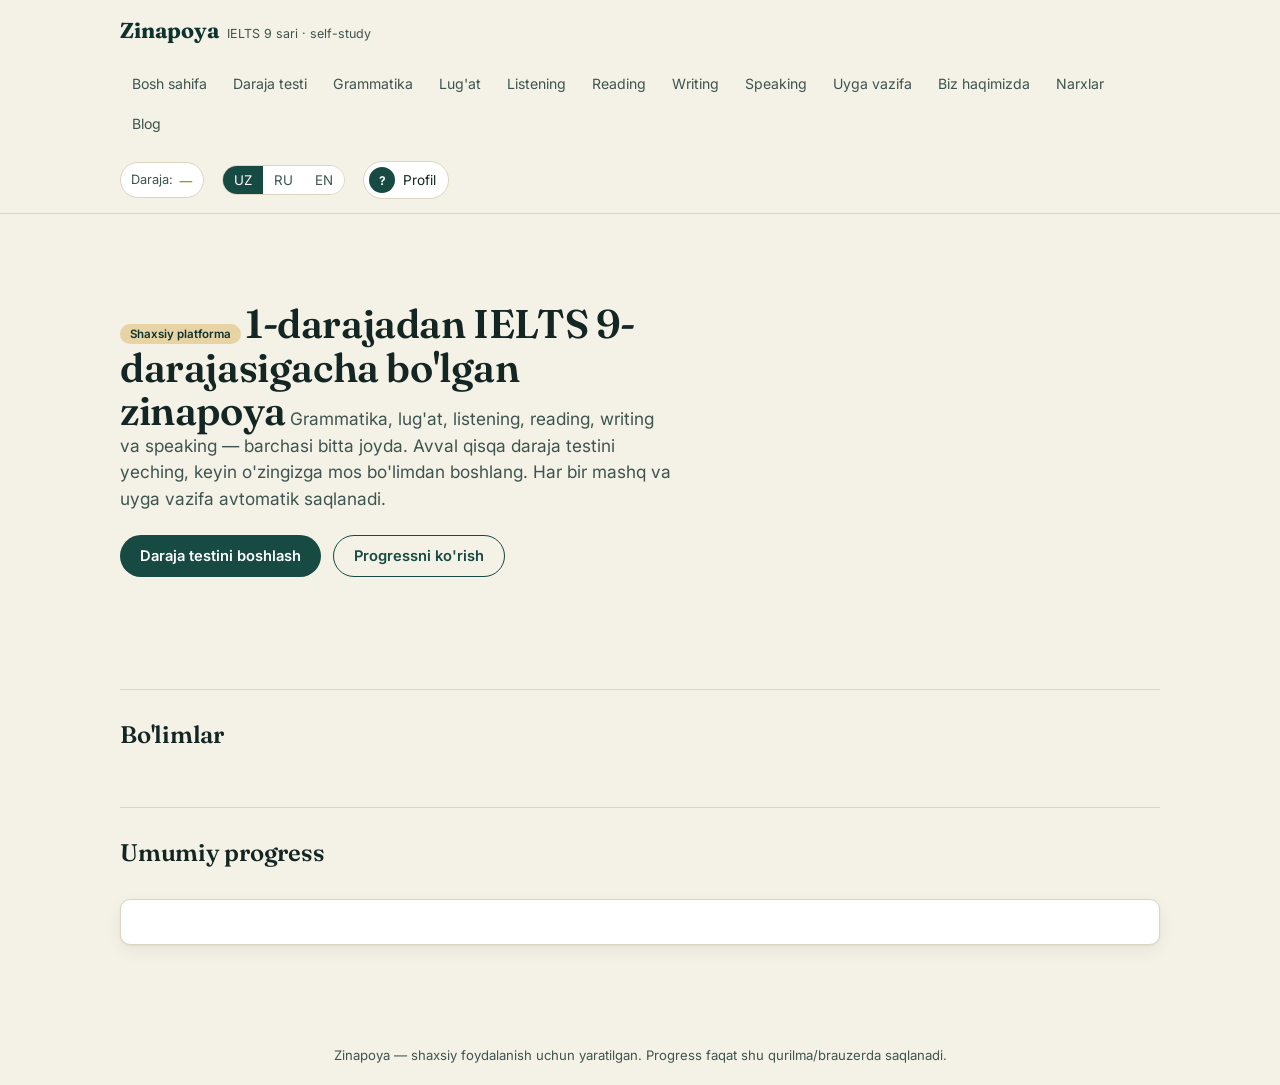
<file: index.html>
<!DOCTYPE html>
<html lang="uz">
<head>
<meta charset="UTF-8">
<meta name="viewport" content="width=device-width, initial-scale=1, viewport-fit=cover">
<title>Zinapoya — IELTS 9 sari</title>
<meta name="description" content="Ingliz tilini mustaqil o'rganish uchun shaxsiy platforma: daraja testi, grammatika, lug'at, listening, reading, writing, speaking va uyga vazifalar.">
<link rel="preconnect" href="https://fonts.googleapis.com">
<link rel="preconnect" href="https://fonts.gstatic.com" crossorigin>
<link href="https://fonts.googleapis.com/css2?family=Fraunces:ital,opsz,wght@0,9..144,400;0,9..144,500;0,9..144,600;0,9..144,700;1,9..144,500&family=Inter:wght@400;500;600;700&display=swap" rel="stylesheet">
<style>
:root{
  box-sizing:border-box;
  --bg:#F4F1E6;
  --bg-2:#FFFFFF;
  --ink:#132623;
  --ink-soft:#3E5450;
  --teal:#164A43;
  --teal-deep:#0E332E;
  --gold:#AD7C1E;
  --gold-soft:#E7D3A4;
  --line:#DCD5C0;
  --danger:#9C3B2E;
  --ok:#2E6B4F;
  --radius-s:4px;
  --radius-m:10px;
  --shadow: 0 1px 2px rgba(19,38,35,0.06), 0 6px 18px rgba(19,38,35,0.06);
  padding-top:env(safe-area-inset-top,0px);
  padding-bottom:env(safe-area-inset-bottom,0px);
}
:root:not([data-theme="light"]){
  @media (prefers-color-scheme: dark){
    --bg:#101A18;
    --bg-2:#16221F;
    --ink:#EDEAE0;
    --ink-soft:#B7C4C0;
    --teal:#5FA898;
    --teal-deep:#8FC7B8;
    --gold:#E0B968;
    --gold-soft:#4A3E24;
    --line:#2A3835;
  }
}
:root[data-theme="dark"]{
  --bg:#101A18;
  --bg-2:#16221F;
  --ink:#EDEAE0;
  --ink-soft:#B7C4C0;
  --teal:#5FA898;
  --teal-deep:#8FC7B8;
  --gold:#E0B968;
  --gold-soft:#4A3E24;
  --line:#2A3835;
}
*{box-sizing:border-box;}
html{scroll-padding-top:env(safe-area-inset-top,0px);}
body{
  margin:0;
  background:var(--bg);
  color:var(--ink);
  font-family:'Inter',-apple-system,BlinkMacSystemFont,sans-serif;
  font-size:16px;
  line-height:1.55;
  -webkit-font-smoothing:antialiased;
}
h1,h2,h3,.serif{font-family:'Fraunces',Georgia,serif;}
h1,h2,h3{color:var(--ink);margin:0 0 .4em;font-weight:600;letter-spacing:-0.01em;}
a{color:var(--teal);}
button{font-family:inherit;}
::selection{background:var(--gold-soft);}

/* ---------- Header ---------- */
header.top{
  position:sticky; top:0; z-index:40;
  background:var(--bg);
  border-bottom:1px solid var(--line);
  padding-top:env(safe-area-inset-top,0px);
}
.top-inner{
  max-width:1080px; margin:0 auto; padding:14px 20px;
  display:flex; align-items:center; gap:18px; flex-wrap:wrap;
}
.brand{display:flex; align-items:baseline; gap:8px; margin-right:auto;}
.brand .mark{font-family:'Fraunces',serif; font-weight:700; font-size:1.35rem; color:var(--teal-deep);}
.brand .sub{font-size:.78rem; color:var(--ink-soft);}
nav.tabs{display:flex; gap:2px; flex-wrap:wrap; margin-right:auto;}
nav.tabs button{
  background:none; border:none; padding:8px 12px; border-radius:var(--radius-s);
  color:var(--ink-soft); font-size:.88rem; cursor:pointer; white-space:nowrap;
  border-bottom:2px solid transparent;
}
nav.tabs button:hover{color:var(--ink);}
nav.tabs button.active{color:var(--teal-deep); border-bottom-color:var(--gold); font-weight:600;}
.langtoggle{
  display:flex; border:1px solid var(--line); border-radius:999px; overflow:hidden; font-size:.78rem;
}
.langtoggle button{
  background:var(--bg-2); border:none; padding:6px 11px; cursor:pointer; color:var(--ink-soft);
}
.langtoggle button.active{background:var(--teal); color:#fff;}
.bandbadge{
  display:flex; align-items:center; gap:6px; font-size:.8rem; color:var(--ink-soft);
  border:1px solid var(--line); padding:5px 10px; border-radius:999px; background:var(--bg-2);
}
.bandbadge b{color:var(--gold); font-family:'Fraunces',serif; font-size:1rem;}

/* ---------- Layout ---------- */
main{max-width:1080px; margin:0 auto; padding:32px 20px 80px;}
.view{display:none;}
.view.active{display:block; animation:fadeIn .35s ease;}
@keyframes fadeIn{from{opacity:0; transform:translateY(6px);} to{opacity:1; transform:none;}}
@media (prefers-reduced-motion: reduce){.view.active{animation:none;}}

.card{
  background:var(--bg-2); border:1px solid var(--line); border-radius:var(--radius-m);
  padding:22px; box-shadow:var(--shadow);
}
.grid{display:grid; gap:18px;}
.grid.cols-2{grid-template-columns:1fr 1fr;}
.grid.cols-3{grid-template-columns:repeat(3,1fr);}
@media (max-width:720px){.grid.cols-2,.grid.cols-3{grid-template-columns:1fr;}}

.btn{
  display:inline-flex; align-items:center; gap:8px; background:var(--teal); color:#fff;
  border:none; padding:11px 20px; border-radius:999px; font-size:.92rem; font-weight:600;
  cursor:pointer; transition:transform .15s ease, background .15s ease;
}
.btn:hover{background:var(--teal-deep);}
.btn:active{transform:scale(.98);}
.btn.ghost{background:transparent; color:var(--teal); border:1px solid var(--teal);}
.btn.ghost:hover{background:var(--teal); color:#fff;}
.btn:disabled{opacity:.45; cursor:not-allowed;}
.btn:focus-visible, button:focus-visible, input:focus-visible, textarea:focus-visible, a:focus-visible{
  outline:2px solid var(--gold); outline-offset:2px;
}

/* ---------- Hero / ladder ---------- */
.hero{display:grid; grid-template-columns:1.1fr .9fr; gap:36px; align-items:center; padding:10px 0 40px;}
@media (max-width:820px){.hero{grid-template-columns:1fr;}}
.hero h1{font-size:2.5rem; line-height:1.08;}
.hero p.lead{color:var(--ink-soft); font-size:1.08rem; max-width:46ch;}
.ladder{width:100%; height:auto;}
.ladder .step{fill:var(--bg-2); stroke:var(--line);}
.ladder .step.done{fill:var(--gold-soft); stroke:var(--gold);}
.ladder text{font-family:'Fraunces',serif; fill:var(--ink-soft); font-size:13px;}
.ladder text.num{fill:var(--gold); font-weight:700;}

.section-title{display:flex; align-items:baseline; justify-content:space-between; margin-bottom:18px; gap:12px; flex-wrap:wrap;}
.section-title p{color:var(--ink-soft); margin:2px 0 0; font-size:.95rem;}

/* ---------- Progress bars ---------- */
.pbar-row{display:flex; align-items:center; gap:12px; margin:10px 0;}
.pbar-row .label{width:130px; font-size:.86rem; color:var(--ink-soft); flex-shrink:0;}
.pbar-track{flex:1; height:8px; background:var(--line); border-radius:99px; overflow:hidden;}
.pbar-fill{height:100%; background:linear-gradient(90deg,var(--teal),var(--gold)); border-radius:99px; transition:width .4s ease;}
.pbar-pct{width:38px; text-align:right; font-size:.82rem; color:var(--ink-soft);}

/* ---------- Quiz / test ---------- */
.qcard{border-top:1px solid var(--line); padding:18px 0;}
.qcard:first-child{border-top:none;}
.qcard .qtext{font-weight:600; margin-bottom:10px;}
.opts{display:grid; gap:8px;}
.opt{
  border:1px solid var(--line); border-radius:var(--radius-s); padding:10px 14px; cursor:pointer;
  background:var(--bg-2); font-size:.94rem; text-align:left;
}
.opt:hover{border-color:var(--teal);}
.opt.selected{border-color:var(--teal); background:var(--gold-soft);}
.opt.correct{border-color:var(--ok); background:#E4F3EA;}
.opt.wrong{border-color:var(--danger); background:#F7E4E0;}
.progress-line{font-size:.82rem; color:var(--ink-soft); margin-bottom:6px;}

/* ---------- Vocab flip cards ---------- */
.flip{perspective:1000px; height:150px; cursor:pointer;}
.flip-inner{position:relative; width:100%; height:100%; transition:transform .5s; transform-style:preserve-3d;}
.flip.flipped .flip-inner{transform:rotateY(180deg);}
.flip-face{
  position:absolute; inset:0; backface-visibility:hidden; border-radius:var(--radius-m);
  display:flex; flex-direction:column; align-items:center; justify-content:center; text-align:center; padding:12px;
  border:1px solid var(--line);
}
.flip-front{background:var(--bg-2);}
.flip-front .w{font-family:'Fraunces',serif; font-size:1.25rem;}
.flip-front .pos{font-size:.75rem; color:var(--ink-soft); margin-top:4px;}
.flip-back{background:var(--teal); color:#fff; transform:rotateY(180deg);}
.flip-back .tr{font-weight:600;}
.flip-back .ex{font-size:.78rem; opacity:.85; margin-top:6px; font-style:italic;}

/* ---------- Reading ---------- */
.passage{
  border-left:3px solid var(--gold); padding:4px 18px; margin-bottom:18px; color:var(--ink-soft);
  max-width:70ch; font-size:.98rem;
}
.passage p{margin:0 0 12px;}

/* ---------- Speaking ---------- */
.timer{
  font-family:'Fraunces',serif; font-size:2.6rem; color:var(--teal-deep); text-align:center; margin:8px 0;
}
.cue{border:1px solid var(--line); border-radius:var(--radius-m); padding:16px; background:var(--bg-2);}
.cue h4{margin:0 0 6px; font-family:'Fraunces',serif; font-size:1.05rem;}
.cue ul{margin:6px 0 0; padding-left:18px; color:var(--ink-soft); font-size:.9rem;}

/* ---------- Writing ---------- */
textarea{
  width:100%; min-height:220px; border:1px solid var(--line); border-radius:var(--radius-s);
  padding:14px; font-family:inherit; font-size:.95rem; resize:vertical; background:var(--bg-2); color:var(--ink);
}
.wordcount{font-size:.8rem; color:var(--ink-soft); text-align:right; margin-top:6px;}

/* ---------- Homework checklist ---------- */
.hw-item{display:flex; align-items:flex-start; gap:12px; padding:12px 0; border-top:1px solid var(--line);}
.hw-item:first-child{border-top:none;}
.hw-item input[type=checkbox]{margin-top:3px; width:18px; height:18px; accent-color:var(--teal); flex-shrink:0;}
.hw-item.done label{text-decoration:line-through; color:var(--ink-soft);}

/* ---------- Misc ---------- */
.pill{display:inline-block; font-size:.72rem; padding:3px 10px; border-radius:999px; background:var(--gold-soft); color:var(--teal-deep); font-weight:600;}
.muted{color:var(--ink-soft);}
.divider{height:1px; background:var(--line); margin:26px 0;}
.result-box{border:1px solid var(--gold); background:var(--gold-soft); border-radius:var(--radius-m); padding:20px; margin-top:16px;}
.result-box .bignum{font-family:'Fraunces',serif; font-size:2.4rem; color:var(--teal-deep);}
.tag-uz, .tag-en, .tag-ru{display:none;}
[data-lang="uz"] .tag-uz{display:inline;}
[data-lang="en"] .tag-en{display:inline;}
[data-lang="ru"] .tag-ru{display:inline;}
footer{max-width:1080px; margin:0 auto; padding:20px; color:var(--ink-soft); font-size:.82rem; text-align:center;}
.overflow-x{overflow-x:auto;}

/* ---------- Onboarding (language + profile) ---------- */
.onboarding-overlay{
  position:fixed; inset:0; z-index:200; background:rgba(19,38,35,.55);
  display:flex; align-items:center; justify-content:center; padding:20px;
  backdrop-filter:blur(2px);
}
.onboarding-card{
  background:var(--bg-2); border-radius:var(--radius-m); padding:32px; max-width:420px; width:100%;
  box-shadow:0 12px 40px rgba(0,0,0,.25);
}
.onboarding-card h2{font-size:1.3rem; margin-bottom:6px;}
.onboarding-card p.sub{color:var(--ink-soft); font-size:.9rem; margin-bottom:20px;}
.lang-choice-grid{display:grid; gap:10px;}
.lang-choice-grid button{
  display:flex; align-items:center; gap:10px; padding:14px 16px; border:1px solid var(--line);
  border-radius:var(--radius-m); background:var(--bg-2); font-size:1rem; cursor:pointer; text-align:left;
  color:var(--ink); transition:border-color .15s;
}
.lang-choice-grid button:hover{border-color:var(--teal); background:var(--gold-soft);}
.ob-field{margin-bottom:14px;}
.ob-field label{display:block; font-size:.8rem; color:var(--ink-soft); margin-bottom:4px;}
.ob-field input{
  width:100%; border:1px solid var(--line); border-radius:var(--radius-s); padding:10px 12px;
  font-size:.95rem; background:var(--bg-2); color:var(--ink);
}
.ob-back{background:none; border:none; color:var(--ink-soft); font-size:.85rem; cursor:pointer; margin-bottom:10px; padding:0;}

/* ---------- Profile badge / view ---------- */
.profile-badge{
  display:flex; align-items:center; gap:8px; border:1px solid var(--line); background:var(--bg-2);
  padding:5px 12px 5px 5px; border-radius:999px; cursor:pointer; font-size:.85rem; color:var(--ink);
}
.profile-badge .avatar{
  width:26px; height:26px; border-radius:50%; background:var(--teal); color:#fff;
  display:flex; align-items:center; justify-content:center; font-size:.75rem; font-weight:700; flex-shrink:0;
}
</style>
</head>
<body data-lang="uz">

<div id="onboarding" class="onboarding-overlay" style="display:none;">
  <div class="onboarding-card">
    <div id="ob-step-lang">
      <h2>Tilni tanlang / Выберите язык / Choose language</h2>
      <p class="sub">Saytdan foydalanish uchun tilni tanlang</p>
      <div class="lang-choice-grid">
        <button onclick="obSelectLang('uz')">🇺🇿 O'zbekcha</button>
        <button onclick="obSelectLang('ru')">🇷🇺 Русский</button>
        <button onclick="obSelectLang('en')">🇬🇧 English</button>
      </div>
    </div>
    <div id="ob-step-profile" style="display:none;">
      <button class="ob-back" onclick="obBackToLang()">← <span class="tag-uz">Orqaga</span><span class="tag-en">Back</span><span class="tag-ru">Назад</span></button>
      <h2><span class="tag-uz">Tanishaylik</span><span class="tag-en">Let's get acquainted</span><span class="tag-ru">Давайте познакомимся</span></h2>
      <p class="sub tag-uz">Davom etish uchun ma'lumotlaringizni kiriting</p>
      <p class="sub tag-en">Enter your details to continue</p>
      <p class="sub tag-ru">Введите свои данные, чтобы продолжить</p>
      <div class="ob-field">
        <label><span class="tag-uz">Ism</span><span class="tag-en">First name</span><span class="tag-ru">Имя</span></label>
        <input type="text" id="ob_firstname">
      </div>
      <div class="ob-field">
        <label><span class="tag-uz">Familiya</span><span class="tag-en">Last name</span><span class="tag-ru">Фамилия</span></label>
        <input type="text" id="ob_lastname">
      </div>
      <div class="ob-field">
        <label><span class="tag-uz">Telefon raqami</span><span class="tag-en">Phone number</span><span class="tag-ru">Номер телефона</span></label>
        <input type="tel" id="ob_phone" placeholder="+998 90 123 45 67">
      </div>
      <div class="ob-field">
        <label><span class="tag-uz">Email (ixtiyoriy)</span><span class="tag-en">Email (optional)</span><span class="tag-ru">Email (необязательно)</span></label>
        <input type="email" id="ob_email">
      </div>
      <button class="btn" style="width:100%; justify-content:center;" onclick="obSubmitProfile()">
        <span class="tag-uz">Boshlash</span><span class="tag-en">Start</span><span class="tag-ru">Начать</span>
      </button>
      <p class="mini" id="obMsg" style="color:var(--danger); font-size:.8rem; margin-top:8px;"></p>
    </div>
  </div>
</div>


<header class="top">
  <div class="top-inner">
    <div class="brand">
      <span class="mark">Zinapoya</span>
      <span class="sub">IELTS 9 sari · self-study</span>
    </div>
    <nav class="tabs" id="tabs">
      <button data-view="home"><span class="tag-uz">Bosh sahifa</span><span class="tag-en">Home</span><span class="tag-ru">Главная</span></button>
      <button data-view="test"><span class="tag-uz">Daraja testi</span><span class="tag-en">Level test</span><span class="tag-ru">Тест уровня</span></button>
      <button data-view="grammar"><span class="tag-uz">Grammatika</span><span class="tag-en">Grammar</span><span class="tag-ru">Грамматика</span></button>
      <button data-view="vocab"><span class="tag-uz">Lug'at</span><span class="tag-en">Vocabulary</span><span class="tag-ru">Словарь</span></button>
      <button data-view="listening"><span class="tag-uz">Listening</span><span class="tag-en">Listening</span><span class="tag-ru">Аудирование</span></button>
      <button data-view="reading"><span class="tag-uz">Reading</span><span class="tag-en">Reading</span><span class="tag-ru">Чтение</span></button>
      <button data-view="writing"><span class="tag-uz">Writing</span><span class="tag-en">Writing</span><span class="tag-ru">Письмо</span></button>
      <button data-view="speaking"><span class="tag-uz">Speaking</span><span class="tag-en">Speaking</span><span class="tag-ru">Говорение</span></button>
      <button data-view="homework"><span class="tag-uz">Uyga vazifa</span><span class="tag-en">Homework</span><span class="tag-ru">Домашнее задание</span></button>
      <a href="about.html" style="padding:8px 12px; color:var(--ink-soft); text-decoration:none; font-size:.88rem;"><span class="tag-uz">Biz haqimizda</span><span class="tag-en">About</span><span class="tag-ru">О нас</span></a>
      <a href="pricing.html" style="padding:8px 12px; color:var(--ink-soft); text-decoration:none; font-size:.88rem;"><span class="tag-uz">Narxlar</span><span class="tag-en">Pricing</span><span class="tag-ru">Тарифы</span></a>
      <a href="blog.html" style="padding:8px 12px; color:var(--ink-soft); text-decoration:none; font-size:.88rem;"><span class="tag-uz">Blog</span><span class="tag-en">Blog</span><span class="tag-ru">Блог</span></a>
    </nav>
    <div class="bandbadge"><span class="tag-uz">Daraja:</span><span class="tag-en">Level:</span><span class="tag-ru">Уровень:</span> <b id="bandBadgeVal">—</b></div>
    <div class="langtoggle">
      <button id="btnUz" class="active">UZ</button>
      <button id="btnRu">RU</button>
      <button id="btnEn">EN</button>
    </div>
    <button class="profile-badge" id="profileBadge" onclick="openProfileView()">
      <span class="avatar" id="profileAvatar">?</span>
      <span id="profileNameShort"><span class="tag-uz">Profil</span><span class="tag-en">Profile</span><span class="tag-ru">Профиль</span></span>
    </button>
  </div>
</header>

<main>

  <!-- ===================== HOME ===================== -->
  <section class="view active" id="view-home">
    <div class="hero">
      <div>
        <p class="pill tag-uz">Shaxsiy platforma</p>
        <p class="pill tag-en">Personal platform</p>
        <p class="pill tag-ru">Личная платформа</p>
        <h1 class="tag-uz">1-darajadan IELTS 9-darajasigacha bo'lgan zinapoya</h1>
        <h1 class="tag-en">The ladder from level 1 to IELTS band 9</h1>
        <h1 class="tag-ru">Лестница от уровня 1 до IELTS 9</h1>
        <p class="lead tag-uz">Grammatika, lug'at, listening, reading, writing va speaking — barchasi bitta joyda. Avval qisqa daraja testini yeching, keyin o'zingizga mos bo'limdan boshlang. Har bir mashq va uyga vazifa avtomatik saqlanadi.</p>
        <p class="lead tag-en">Grammar, vocabulary, listening, reading, writing and speaking — all in one place. Take the short level test first, then start from the section that fits you. Every exercise and homework item is saved automatically.</p>
        <p class="lead tag-ru">Грамматика, словарь, аудирование, чтение, письмо и говорение — всё в одном месте. Сначала пройдите короткий тест уровня, затем начните с подходящего раздела. Каждое упражнение и домашнее задание сохраняются автоматически.</p>
        <div style="display:flex; gap:12px; margin-top:22px; flex-wrap:wrap;">
          <button class="btn" onclick="goto('test')"><span class="tag-uz">Daraja testini boshlash</span><span class="tag-en">Start the level test</span><span class="tag-ru">Начать тест уровня</span></button>
          <button class="btn ghost" onclick="goto('progress')"><span class="tag-uz">Progressni ko'rish</span><span class="tag-en">View progress</span><span class="tag-ru">Посмотреть прогресс</span></button>
        </div>
      </div>
      <svg class="ladder" viewBox="0 0 320 260" xmlns="http://www.w3.org/2000/svg" id="ladderSvg">
        <!-- steps drawn by JS -->
      </svg>
    </div>

    <div class="divider"></div>

    <div class="section-title">
      <h2 class="tag-uz">Bo'limlar</h2>
      <h2 class="tag-en">Sections</h2>
      <h2 class="tag-ru">Разделы</h2>
    </div>
    <div class="grid cols-3" id="homeCards"></div>

    <div class="divider"></div>
    <div class="section-title">
      <h2 class="tag-uz">Umumiy progress</h2>
      <h2 class="tag-en">Overall progress</h2>
      <h2 class="tag-ru">Общий прогресс</h2>
    </div>
    <div class="card" id="progressCard"></div>
  </section>

  <!-- ===================== LEVEL TEST ===================== -->
  <section class="view" id="view-test">
    <div class="section-title">
      <div>
        <h2 class="tag-uz">Daraja testi</h2>
        <h2 class="tag-en">Level test</h2>
        <h2 class="tag-ru">Тест уровня</h2>
        <p class="tag-uz">20 ta savol — grammatika va lug'at. Natija taxminiy CEFR/IELTS darajangizni ko'rsatadi.</p>
        <p class="tag-en">20 questions — grammar and vocabulary. The result gives an approximate CEFR/IELTS level.</p>
        <p class="tag-ru">20 вопросов — грамматика и словарь. Результат покажет примерный уровень CEFR/IELTS.</p>
      </div>
    </div>
    <div class="card">
      <div id="testArea"></div>
    </div>
  </section>

  <!-- ===================== GRAMMAR ===================== -->
  <section class="view" id="view-grammar">
    <div class="section-title">
      <div><h2 class="tag-uz">Grammatika</h2><h2 class="tag-en">Grammar</h2><h2 class="tag-ru">Грамматика</h2></div>
    </div>
    <div class="grid cols-2" id="grammarList"></div>
    <div class="card" id="grammarDetail" style="margin-top:18px; display:none;"></div>
  </section>

  <!-- ===================== VOCAB ===================== -->
  <section class="view" id="view-vocab">
    <div class="section-title">
      <div><h2 class="tag-uz">Lug'at</h2><h2 class="tag-en">Vocabulary</h2><h2 class="tag-ru">Словарь</h2>
      <p class="tag-uz">Kartani bosing — tarjima va misol chiqadi. IELTS mavzulari bo'yicha.</p>
      <p class="tag-en">Tap a card to flip it and see the translation and an example.</p>
      <p class="tag-ru">Нажмите на карточку, чтобы увидеть перевод и пример. По темам IELTS.</p></div>
    </div>
    <div id="vocabTopics"></div>
  </section>

  <!-- ===================== LISTENING ===================== -->
  <section class="view" id="view-listening">
    <div class="section-title">
      <div><h2 class="tag-uz">Listening</h2><h2 class="tag-en">Listening</h2><h2 class="tag-ru">Аудирование</h2>
      <p class="tag-uz">Brauzeringizning ovozli o'qish funksiyasi orqali matn ingliz tilida o'qib eshittiriladi. "Tinglash" tugmasini bosing, keyin savollarga javob bering.</p>
      <p class="tag-en">The text is read aloud in English using your browser's speech feature. Press "Listen", then answer the questions.</p>
      <p class="tag-ru">Текст озвучивается на английском языке с помощью функции синтеза речи вашего браузера. Нажмите «Слушать», затем ответьте на вопросы.</p></div>
    </div>
    <div id="listeningList"></div>
  </section>

  <!-- ===================== READING ===================== -->
  <section class="view" id="view-reading">
    <div class="section-title">
      <div><h2 class="tag-uz">Reading</h2><h2 class="tag-en">Reading</h2><h2 class="tag-ru">Чтение</h2></div>
    </div>
    <div id="readingList"></div>
  </section>

  <!-- ===================== WRITING ===================== -->
  <section class="view" id="view-writing">
    <div class="section-title">
      <div><h2 class="tag-uz">Writing</h2><h2 class="tag-en">Writing</h2><h2 class="tag-ru">Письмо</h2></div>
    </div>
    <div id="writingList"></div>
  </section>

  <!-- ===================== SPEAKING ===================== -->
  <section class="view" id="view-speaking">
    <div class="section-title">
      <div><h2 class="tag-uz">Speaking</h2><h2 class="tag-en">Speaking</h2><h2 class="tag-ru">Говорение</h2>
      <p class="tag-uz">Har bir promptni ovoz chiqarib javob bering. Taymer IELTS Speaking Part 2 formatiga mos (1 daqiqa tayyorgarlik, 2 daqiqa gapirish).</p>
      <p class="tag-en">Answer each prompt out loud. The timer matches IELTS Speaking Part 2 (1 min prep, 2 min speaking).</p>
      <p class="tag-ru">Отвечайте на каждый вопрос вслух. Таймер соответствует формату IELTS Speaking Part 2 (1 минута подготовки, 2 минуты ответа).</p></div>
    </div>
    <div id="speakingList"></div>
  </section>

  <!-- ===================== HOMEWORK ===================== -->
  <section class="view" id="view-homework">
    <div class="section-title">
      <div><h2 class="tag-uz">Uyga vazifa</h2><h2 class="tag-en">Homework</h2><h2 class="tag-ru">Домашнее задание</h2></div>
    </div>
    <div class="grid cols-2">
      <div class="card">
        <h3 class="tag-uz">Haftalik ro'yxat</h3>
        <h3 class="tag-en">Weekly checklist</h3>
        <h3 class="tag-ru">Еженедельный список</h3>
        <div id="hwChecklist"></div>
      </div>
      <div class="card">
        <h3 class="tag-uz">Aralash test (10 savol)</h3>
        <h3 class="tag-en">Mixed practice test (10 questions)</h3>
        <h3 class="tag-ru">Смешанный тест (10 вопросов)</h3>
        <div id="hwTest"></div>
      </div>
    </div>
  </section>

  <!-- ===================== PROGRESS (linked from home) ===================== -->
  <section class="view" id="view-progress">
    <div class="section-title"><div><h2 class="tag-uz">Progress</h2><h2 class="tag-en">Progress</h2><h2 class="tag-ru">Прогресс</h2></div></div>
    <div class="card" id="progressCard2"></div>
    <div class="card" style="margin-top:16px;">
      <h3 class="tag-uz">Ma'lumotlarni tozalash</h3>
      <h3 class="tag-en">Reset data</h3>
      <h3 class="tag-ru">Сбросить данные</h3>
      <p class="muted tag-uz">Barcha progress shu brauzerda saqlanadi. Agar boshidan boshlamoqchi bo'lsangiz:</p>
      <p class="muted tag-en">All progress is stored in this browser. To start over:</p>
      <p class="muted tag-ru">Весь прогресс сохраняется в этом браузере. Чтобы начать заново:</p>
      <button class="btn ghost" onclick="resetAll()"><span class="tag-uz">Hammasini tozalash</span><span class="tag-en">Reset everything</span><span class="tag-ru">Сбросить всё</span></button>
    </div>
  </section>

  <!-- ===================== PROFILE ===================== -->
  <section class="view" id="view-profile">
    <div class="section-title"><div><h2><span class="tag-uz">Profil</span><span class="tag-en">Profile</span><span class="tag-ru">Профиль</span></h2></div></div>
    <div class="card">
      <div class="ob-field">
        <label><span class="tag-uz">Ism</span><span class="tag-en">First name</span><span class="tag-ru">Имя</span></label>
        <input type="text" id="pf_firstname">
      </div>
      <div class="ob-field">
        <label><span class="tag-uz">Familiya</span><span class="tag-en">Last name</span><span class="tag-ru">Фамилия</span></label>
        <input type="text" id="pf_lastname">
      </div>
      <div class="ob-field">
        <label><span class="tag-uz">Telefon raqami</span><span class="tag-en">Phone number</span><span class="tag-ru">Номер телефона</span></label>
        <input type="tel" id="pf_phone">
      </div>
      <div class="ob-field">
        <label><span class="tag-uz">Email</span><span class="tag-en">Email</span><span class="tag-ru">Email</span></label>
        <input type="email" id="pf_email">
      </div>
      <button class="btn" onclick="saveProfileEdits()"><span class="tag-uz">Saqlash</span><span class="tag-en">Save</span><span class="tag-ru">Сохранить</span></button>
      <span class="mini" id="pfSavedMsg" style="margin-left:10px; font-size:.82rem; color:var(--ok);"></span>
    </div>
    <div class="card" style="margin-top:16px;">
      <p class="muted tag-uz">Boshqa raqam/hisob bilan kirmoqchi bo'lsangiz, quyidagi tugmani bosing — bu profil ma'lumotlaringizni shu brauzerdan o'chiradi (mashg'ulot progressiga tegmaydi).</p>
      <p class="muted tag-en">If you want to sign in with a different number/account, use the button below — this removes your profile data from this browser (doesn't affect your exercise progress).</p>
      <p class="muted tag-ru">Если хотите войти с другим номером/аккаунтом, нажмите кнопку ниже — это удалит данные профиля из этого браузера (на прогресс упражнений не влияет).</p>
      <button class="btn ghost" onclick="clearProfile()"><span class="tag-uz">Profildan chiqish</span><span class="tag-en">Sign out of profile</span><span class="tag-ru">Выйти из профиля</span></button>
    </div>
  </section>

</main>

<footer>
  <span class="tag-uz">Zinapoya — shaxsiy foydalanish uchun yaratilgan. Progress faqat shu qurilma/brauzerda saqlanadi.</span>
  <span class="tag-en">Zinapoya — built for personal use. Progress is saved only on this device/browser.</span>
  <span class="tag-ru">Zinapoya — создано для личного использования. Прогресс сохраняется только на этом устройстве/в этом браузере.</span>
</footer>

<script>
/* ============================================================
   STATE
   ============================================================ */
const STORE_KEY = 'zinapoya_state_v1';
function loadState(){
  try{
    const raw = localStorage.getItem(STORE_KEY);
    if(raw) return JSON.parse(raw);
  }catch(e){}
  return { lang:'uz', band:null, grammar:{}, vocab:{}, listening:{}, reading:{}, writing:{}, speaking:{}, hwChecklist:{}, hwTestBest:null };
}
function saveState(){ try{ localStorage.setItem(STORE_KEY, JSON.stringify(state)); }catch(e){} }
let state = loadState();

// 3-way language picker for text generated in JS
function L3(uz, ru, en){ return state.lang==='ru' ? ru : (state.lang==='en' ? en : uz); }

/* ============================================================
   NAV
   ============================================================ */
function goto(view){
  document.querySelectorAll('.view').forEach(v=>v.classList.remove('active'));
  const el = document.getElementById('view-'+view);
  if(el) el.classList.add('active');
  document.querySelectorAll('nav.tabs button').forEach(b=>b.classList.toggle('active', b.dataset.view===view));
  window.scrollTo({top:0, behavior:'instant' in window ? 'instant':'auto'});
}
document.getElementById('tabs').addEventListener('click', e=>{
  const btn = e.target.closest('button[data-view]');
  if(btn) goto(btn.dataset.view);
});

function setLang(l){
  state.lang = l; saveState();
  document.body.setAttribute('data-lang', l);
  document.getElementById('btnUz').classList.toggle('active', l==='uz');
  document.getElementById('btnRu').classList.toggle('active', l==='ru');
  document.getElementById('btnEn').classList.toggle('active', l==='en');
}
document.getElementById('btnUz').onclick=()=>setLang('uz');
document.getElementById('btnRu').onclick=()=>setLang('ru');
document.getElementById('btnEn').onclick=()=>setLang('en');

/* ============================================================
   PROFILE (name, surname, phone) + ONBOARDING (language + profile)
   ============================================================ */
const PROFILE_KEY = 'zinapoya_profile_v1';
function loadProfile(){
  try{ const raw = localStorage.getItem(PROFILE_KEY); return raw ? JSON.parse(raw) : null; }catch(e){ return null; }
}
function saveProfile(p){ try{ localStorage.setItem(PROFILE_KEY, JSON.stringify(p)); }catch(e){} }

function obSelectLang(l){
  setLang(l);
  document.getElementById('ob-step-lang').style.display='none';
  document.getElementById('ob-step-profile').style.display='block';
}
function obBackToLang(){
  document.getElementById('ob-step-profile').style.display='none';
  document.getElementById('ob-step-lang').style.display='block';
}
function obSubmitProfile(){
  const firstName = document.getElementById('ob_firstname').value.trim();
  const lastName = document.getElementById('ob_lastname').value.trim();
  const phone = document.getElementById('ob_phone').value.trim();
  const email = document.getElementById('ob_email').value.trim();
  if(!firstName || !phone){
    document.getElementById('obMsg').textContent = L3("Iltimos, ism va telefon raqamingizni kiriting.","Пожалуйста, введите имя и номер телефона.","Please enter your name and phone number.");
    return;
  }
  const profile = {firstName, lastName, phone, email, lang:state.lang, createdAt:new Date().toISOString()};
  saveProfile(profile);
  document.getElementById('onboarding').style.display='none';
  renderProfileBadge();
}
function checkOnboarding(){
  const p = loadProfile();
  if(p){
    document.getElementById('onboarding').style.display='none';
    setLang(p.lang || state.lang);
    renderProfileBadge();
  }else{
    document.getElementById('onboarding').style.display='flex';
  }
}
function renderProfileBadge(){
  const p = loadProfile();
  const avatarEl = document.getElementById('profileAvatar');
  const nameEl = document.getElementById('profileNameShort');
  if(p && p.firstName){
    avatarEl.textContent = (p.firstName[0]||'').toUpperCase() + (p.lastName? p.lastName[0].toUpperCase() : '');
    nameEl.textContent = p.firstName + (p.lastName? ' '+p.lastName : '');
  }else{
    avatarEl.textContent = '?';
    nameEl.innerHTML = '<span class="tag-uz">Profil</span><span class="tag-en">Profile</span><span class="tag-ru">Профиль</span>';
  }
}
function openProfileView(){
  const p = loadProfile() || {};
  document.getElementById('pf_firstname').value = p.firstName || '';
  document.getElementById('pf_lastname').value = p.lastName || '';
  document.getElementById('pf_phone').value = p.phone || '';
  document.getElementById('pf_email').value = p.email || '';
  goto('profile');
}
function saveProfileEdits(){
  const p = loadProfile() || {};
  p.firstName = document.getElementById('pf_firstname').value.trim();
  p.lastName = document.getElementById('pf_lastname').value.trim();
  p.phone = document.getElementById('pf_phone').value.trim();
  p.email = document.getElementById('pf_email').value.trim();
  p.lang = state.lang;
  saveProfile(p);
  renderProfileBadge();
  document.getElementById('pfSavedMsg').textContent = L3('✓ Saqlandi','✓ Сохранено','✓ Saved');
  setTimeout(()=>{ document.getElementById('pfSavedMsg').textContent=''; }, 2000);
}
function clearProfile(){
  const msg = L3("Profil ma'lumotlaringiz shu brauzerdan o'chiriladi. Davom etasizmi?","Данные вашего профиля будут удалены из этого браузера. Продолжить?","Your profile data will be removed from this browser. Continue?");
  if(confirm(msg)){
    localStorage.removeItem(PROFILE_KEY);
    location.reload();
  }
}

function resetAll(){
  const msg = L3("Barcha progress o'chiriladi. Davom etasizmi?", "Весь прогресс будет удалён. Продолжить?", "This will erase all progress. Continue?");
  if(confirm(msg)){
    localStorage.removeItem(STORE_KEY);
    state = loadState();
    location.reload();
  }
}

/* ============================================================
   LADDER SVG (band 1-9)
   ============================================================ */
function drawLadder(){
  const svg = document.getElementById('ladderSvg');
  const band = state.band || 0;
  let out = '';
  const n = 9;
  const w = 320, stepH = 24, stepGap = 4, maxW = 260;
  for(let i=1;i<=n;i++){
    const y = 260 - i*(stepH+stepGap);
    const sw = 90 + (i/n)*maxW;
    const done = i<=band;
    out += `<rect class="step ${done?'done':''}" x="${(w-sw)/2}" y="${y}" width="${sw}" height="${stepH}" rx="4"></rect>`;
    out += `<text class="num" x="${(w-sw)/2 + 14}" y="${y+16}">${i}</text>`;
  }
  out += `<text x="160" y="24" text-anchor="middle" style="font-size:12px;">${L3('IELTS bandlar','Уровни IELTS','IELTS bands')}</text>`;
  svg.innerHTML = out;
}

/* ============================================================
   LEVEL TEST DATA (20 questions, progressive difficulty)
   Each question has a "band" weight; scoring maps to an
   approximate overall band 1-9.
   ============================================================ */
const testQuestions = [
 {q:"She ___ to the market every morning.",opts:["go","goes","going","gone"],a:1,band:2},
 {q:"They ___ watching TV right now.",opts:["is","am","are","be"],a:2,band:2},
 {q:"I have ___ finished my homework.",opts:["already","yet","still","ever"],a:0,band:3},
 {q:"If it rains, we ___ stay home.",opts:["will","would","are","did"],a:0,band:3},
 {q:"By next year, she ___ here for a decade.",opts:["will work","will have worked","works","worked"],a:1,band:6},
 {q:"He suggested ___ the meeting.",opts:["to postpone","postponing","postpone","postponed"],a:1,band:5},
 {q:"The report, ___ was written last week, is on your desk.",opts:["who","which","what","whom"],a:1,band:5},
 {q:"Choose the correct word: The company's profits ___ significantly last quarter.",opts:["rose","raised","risen","rise"],a:0,band:5},
 {q:"'Ubiquitous' means:",opts:["rare","present everywhere","expensive","hidden"],a:1,band:7},
 {q:"Had I known earlier, I ___ differently.",opts:["would act","would have acted","will act","act"],a:1,band:7},
 {q:"Choose the best synonym for 'meticulous':",opts:["careless","careful and precise","fast","lazy"],a:1,band:6},
 {q:"The proposal was met with ___ scepticism from the board.",opts:["considerable","considering","considerably to","consider"],a:0,band:6},
 {q:"'Not only ___ the exam, but she also won a scholarship.'",opts:["she passed","did she pass","she did pass","passed she"],a:1,band:8},
 {q:"Choose the most natural phrase for academic writing:",opts:["a lot of researchers say","numerous researchers argue","loads of researchers think","tons of researchers claim"],a:1,band:7},
 {q:"'Notwithstanding the delays, the project ___ completed on time.'",opts:["was","is","were","being"],a:0,band:8},
 {q:"Which sentence uses a cleft structure correctly?",opts:["It was John who called.","It called John who was.","John was it who called.","Was it John called."],a:0,band:8},
 {q:"'The findings ___ corroborate previous research.'",opts:["largely","large","largest","enlarge"],a:0,band:7},
 {q:"Choose the option closest in meaning to 'a dwindling population':",opts:["a growing population","a shrinking population","a stable population","an aging population"],a:1,band:7},
 {q:"'Rarely ___ such a compelling argument.'",opts:["I have heard","have I heard","I heard","did I heard"],a:1,band:9},
 {q:"Which register fits a formal IELTS essay conclusion?",opts:["To sum up, this is a huge deal.","In conclusion, the evidence suggests that policy intervention is warranted.","So yeah, basically governments should do something.","Anyway, that's it."],a:1,band:9}
];
let testIdx = 0, testAnswers = [];
function renderTest(){
  const area = document.getElementById('testArea');
  if(testIdx >= testQuestions.length){
    // score
    let maxBandReached = 1;
    let correctCount = 0;
    testAnswers.forEach((ans,i)=>{
      if(ans === testQuestions[i].a){ correctCount++; if(testQuestions[i].band > maxBandReached) maxBandReached = testQuestions[i].band; }
    });
    // approximate band: based on correct count out of 20, scaled 1-9, nudged by hardest correct
    let scoreBand = Math.max(1, Math.round((correctCount/testQuestions.length)*9));
    let finalBand = Math.round((scoreBand + Math.min(maxBandReached,9))/2);
    finalBand = Math.min(9, Math.max(1, finalBand));
    state.band = finalBand; saveState();
    document.getElementById('bandBadgeVal').textContent = finalBand;
    drawLadder();
    area.innerHTML = `
      <div class="result-box">
        <div class="tag-uz">Taxminiy darajangiz:</div>
        <div class="tag-en">Your approximate level:</div>
        <div class="tag-ru">Ваш примерный уровень:</div>
        <div class="bignum">Band ${finalBand}</div>
        <p class="muted tag-uz">${correctCount}/${testQuestions.length} to'g'ri javob. Bu — mashg'ulotlarni qaysi darajadan boshlash kerakligini ko'rsatuvchi taxminiy natija, rasmiy IELTS bahosi emas.</p>
        <p class="muted tag-en">${correctCount}/${testQuestions.length} correct. This is an approximate guide for where to start, not an official IELTS score.</p>
        <p class="muted tag-ru">${correctCount}/${testQuestions.length} правильных ответов. Это приблизительный ориентир, с какого уровня начинать, а не официальный балл IELTS.</p>
        <div style="display:flex; gap:10px; margin-top:14px; flex-wrap:wrap;">
          <button class="btn" onclick="goto('grammar')"><span class="tag-uz">Grammatikani boshlash</span><span class="tag-en">Start Grammar</span><span class="tag-ru">Начать грамматику</span></button>
          <button class="btn ghost" onclick="testIdx=0; testAnswers=[]; renderTest();"><span class="tag-uz">Qayta topshirish</span><span class="tag-en">Retake test</span><span class="tag-ru">Пройти заново</span></button>
        </div>
      </div>`;
    renderHome();
    return;
  }
  const qq = testQuestions[testIdx];
  area.innerHTML = `
    <div class="progress-line">${L3('Savol','Вопрос','Question')} ${testIdx+1} / ${testQuestions.length}</div>
    <div class="qcard">
      <div class="qtext">${qq.q}</div>
      <div class="opts">${qq.opts.map((o,i)=>`<button class="opt" data-i="${i}">${o}</button>`).join('')}</div>
    </div>`;
  area.querySelectorAll('.opt').forEach(btn=>{
    btn.onclick = ()=>{
      testAnswers.push(parseInt(btn.dataset.i));
      testIdx++;
      renderTest();
    };
  });
}
renderTest();

/* ============================================================
   GRAMMAR
   ============================================================ */
const grammarUnits = [
 {id:'g1', level:'A2', title_uz:"Present Simple vs Present Continuous", title_en:"Present Simple vs Present Continuous", title_ru:"Present Simple и Present Continuous",
  expl_uz:"Present Simple — odatiy, doimiy harakatlar uchun (I work every day). Present Continuous — hozir sodir bo'layotgan harakat uchun (I am working now).",
  expl_ru:"Present Simple используется для привычных, регулярных действий (I work every day). Present Continuous — для действия, происходящего прямо сейчас (I am working now).",
  q:[
   {q:"Look! It ___ (rain).",opts:["rains","is raining","rain","rained"],a:1},
   {q:"Water ___ at 100°C.",opts:["is boiling","boils","boil","boiled"],a:1},
   {q:"She usually ___ coffee in the morning, but today she ___ tea.",opts:["drinks / is drinking","is drinking / drinks","drink / drinks","drinks / drink"],a:0}
  ]},
 {id:'g2', level:'B1', title_uz:"Present Perfect", title_en:"Present Perfect", title_ru:"Present Perfect",
  expl_uz:"O'tmishda boshlanib, hozirgi vaqtga bog'liq yoki natijasi muhim bo'lgan harakatlar uchun: have/has + V3. Masalan: I have visited London twice.",
  expl_ru:"Используется для действий, начавшихся в прошлом и связанных с настоящим или важных своим результатом: have/has + V3. Например: I have visited London twice.",
  q:[
   {q:"I ___ never ___ sushi before.",opts:["have / eaten","has / eat","did / eat","have / eat"],a:0},
   {q:"___ you ever ___ to Japan?",opts:["Did / go","Have / been","Have / gone","Has / been"],a:1},
   {q:"She ___ just ___ her homework.",opts:["has / finished","have / finish","is / finishing","did / finished"],a:0}
  ]},
 {id:'g3', level:'B2', title_uz:"Conditionals (0-3)", title_en:"Conditionals (0-3)", title_ru:"Условные предложения (0-3)",
  expl_uz:"0-shart — umumiy haqiqat, 1-shart — real kelajak, 2-shart — noreal hozirgi/kelajak, 3-shart — noreal o'tmish (afsus).",
  expl_ru:"0 тип — общая истина, 1 тип — реальное будущее, 2 тип — нереальное настоящее/будущее, 3 тип — нереальное прошлое (сожаление).",
  q:[
   {q:"If I ___ rich, I would travel the world.",opts:["am","was","were","will be"],a:2},
   {q:"If you heat ice, it ___.",opts:["melts","will melt","melted","would melt"],a:0},
   {q:"If she had studied harder, she ___ the exam.",opts:["would pass","would have passed","will pass","passed"],a:1}
  ]},
 {id:'g4', level:'B2', title_uz:"Passive Voice", title_en:"Passive Voice", title_ru:"Страдательный залог",
  expl_uz:"Harakatni bajaruvchi emas, harakatning o'zi yoki natijasi muhim bo'lganda ishlatiladi: be + V3. Masalan: The report was written by the team.",
  expl_ru:"Используется, когда важно само действие или его результат, а не исполнитель: be + V3. Например: The report was written by the team.",
  q:[
   {q:"The bridge ___ in 1990.",opts:["built","was built","builds","building"],a:1},
   {q:"English ___ all over the world.",opts:["is spoken","speaks","spoke","is speaking"],a:0},
   {q:"The email ___ by tomorrow.",opts:["will send","will be sent","sends","sent"],a:1}
  ]},
 {id:'g5', level:'C1', title_uz:"Relative Clauses", title_en:"Relative Clauses", title_ru:"Относительные придаточные",
  expl_uz:"Qo'shimcha ma'lumot berish uchun who/which/whose/where ishlatiladi. Defining va non-defining clause farqiga e'tibor bering (vergul bilan/vergulsiz).",
  expl_ru:"Для дополнительной информации используются who/which/whose/where. Обратите внимание на разницу между defining и non-defining clause (без запятой/с запятой).",
  q:[
   {q:"The man ___ car was stolen called the police.",opts:["who","which","whose","whom"],a:2},
   {q:"This is the city ___ I was born.",opts:["which","where","who","whose"],a:1},
   {q:"My brother, ___ lives in London, is visiting us.",opts:["that","who","which","whose"],a:1}
  ]},
 {id:'g6', level:'C1-C2', title_uz:"Inversion va Advanced Structures (IELTS Writing uchun)", title_en:"Inversion and Advanced Structures (for IELTS Writing)", title_ru:"Инверсия и продвинутые конструкции (для IELTS Writing)",
  expl_uz:"Yuqori bal olish uchun jumlani inversiya bilan boshlash mumkin: Not only..., Rarely..., Had I known... Bu formal, akademik uslub uchun juda foydali.",
  expl_ru:"Для высокого балла предложение можно начинать с инверсии: Not only..., Rarely..., Had I known... Это полезно для формального, академического стиля.",
  q:[
   {q:"___ did I realise how difficult it would be.",opts:["Never before","I never before","Before never","Never did before"],a:0},
   {q:"___ he apologise, but he also offered compensation.",opts:["Not only did","Not only","Did not only","Only not did"],a:0},
   {q:"___ the weather improved, would the match continue.",opts:["Only if","If only","Unless","Only when"],a:0}
  ]}
];
function renderGrammarList(){
  const wrap = document.getElementById('grammarList');
  wrap.innerHTML = grammarUnits.map(u=>{
    const done = state.grammar[u.id]?.done;
    return `<div class="card" style="cursor:pointer;" onclick="openGrammar('${u.id}')">
      <span class="pill">${u.level}</span> ${done?'<span class="pill" style="background:#E4F3EA;color:#2E6B4F;">✓</span>':''}
      <h3 class="tag-uz" style="margin-top:10px;">${u.title_uz}</h3>
      <h3 class="tag-en" style="margin-top:10px;">${u.title_en}</h3>
      <h3 class="tag-ru" style="margin-top:10px;">${u.title_ru}</h3>
      <p class="muted tag-uz">${u.expl_uz.slice(0,70)}…</p>
      <p class="muted tag-en">Practice this grammar point with 3 quick questions.</p>
      <p class="muted tag-ru">${u.expl_ru.slice(0,70)}…</p>
    </div>`;
  }).join('');
}
function openGrammar(id){
  const u = grammarUnits.find(x=>x.id===id);
  const det = document.getElementById('grammarDetail');
  det.style.display='block';
  let answered = state.grammar[id]?.answers || [];
  function render(){
    det.innerHTML = `
      <h3 class="tag-uz">${u.title_uz} <span class="pill">${u.level}</span></h3>
      <h3 class="tag-en">${u.title_en} <span class="pill">${u.level}</span></h3>
      <h3 class="tag-ru">${u.title_ru} <span class="pill">${u.level}</span></h3>
      <p class="tag-uz">${u.expl_uz}</p>
      <p class="tag-en">Read the Uzbek or Russian explanation above for the rule, then practise with the examples below.</p>
      <p class="tag-ru">${u.expl_ru}</p>
      <div class="divider"></div>
      ${u.q.map((qq,i)=>{
        const chosen = answered[i];
        return `<div class="qcard">
          <div class="qtext">${i+1}. ${qq.q}</div>
          <div class="opts">${qq.opts.map((o,oi)=>{
            let cls='opt';
            if(chosen!==undefined){
              if(oi===qq.a) cls+=' correct';
              else if(oi===chosen) cls+=' wrong';
            }
            return `<button class="${cls}" ${chosen!==undefined?'disabled':''} onclick="answerGrammar('${id}',${i},${oi})">${o}</button>`;
          }).join('')}</div>
        </div>`;
      }).join('')}
    `;
  }
  render();
  window._renderGrammarDetail = render;
  det.scrollIntoView({behavior:'smooth', block:'start'});
}
function answerGrammar(id, qi, oi){
  if(!state.grammar[id]) state.grammar[id] = {answers:[]};
  state.grammar[id].answers[qi] = oi;
  const u = grammarUnits.find(x=>x.id===id);
  if(state.grammar[id].answers.filter(a=>a!==undefined).length >= u.q.length) state.grammar[id].done = true;
  saveState();
  window._renderGrammarDetail();
  renderGrammarList();
  renderHome();
}

/* ============================================================
   VOCABULARY
   ============================================================ */
const vocabTopics = [
 {id:'v1', name_uz:"Atrof-muhit", name_en:"Environment", name_ru:"Окружающая среда", words:[
   {w:"sustainable", pos:"adj", tr:"barqaror", tr_ru:"устойчивый", ex:"We need sustainable energy sources."},
   {w:"deforestation", pos:"n", tr:"o'rmonlarni yo'q qilish", tr_ru:"вырубка лесов", ex:"Deforestation is a major cause of climate change."},
   {w:"emission", pos:"n", tr:"chiqindi (gaz)", tr_ru:"выброс (газов)", ex:"Carbon emissions must be reduced."},
   {w:"conservation", pos:"n", tr:"muhofaza qilish", tr_ru:"охрана природы", ex:"Wildlife conservation protects endangered species."},
   {w:"renewable", pos:"adj", tr:"qayta tiklanadigan", tr_ru:"возобновляемый", ex:"Solar power is a renewable resource."},
   {w:"pollutant", pos:"n", tr:"ifloslantiruvchi modda", tr_ru:"загрязняющее вещество", ex:"Factories release harmful pollutants."}
 ]},
 {id:'v2', name_uz:"Ta'lim", name_en:"Education", name_ru:"Образование", words:[
   {w:"curriculum", pos:"n", tr:"o'quv dasturi", tr_ru:"учебная программа", ex:"The school updated its curriculum this year."},
   {w:"literacy", pos:"n", tr:"savodxonlik", tr_ru:"грамотность", ex:"Literacy rates have improved significantly."},
   {w:"tuition", pos:"n", tr:"o'qish to'lovi", tr_ru:"плата за обучение", ex:"University tuition fees are rising."},
   {w:"vocational", pos:"adj", tr:"kasb-hunar", tr_ru:"профессионально-технический", ex:"Vocational training prepares students for specific jobs."},
   {w:"assessment", pos:"n", tr:"baholash", tr_ru:"оценивание", ex:"Continuous assessment is common in modern schools."},
   {w:"scholarship", pos:"n", tr:"stipendiya", tr_ru:"стипендия", ex:"She won a scholarship to study abroad."}
 ]},
 {id:'v3', name_uz:"Texnologiya", name_en:"Technology", name_ru:"Технологии", words:[
   {w:"innovation", pos:"n", tr:"innovatsiya", tr_ru:"инновация", ex:"The company is known for constant innovation."},
   {w:"obsolete", pos:"adj", tr:"eskirgan", tr_ru:"устаревший", ex:"This technology quickly became obsolete."},
   {w:"artificial intelligence", pos:"n", tr:"sun'iy intellekt", tr_ru:"искусственный интеллект", ex:"Artificial intelligence is changing many industries."},
   {w:"breakthrough", pos:"n", tr:"muhim kashfiyot", tr_ru:"прорыв", ex:"Scientists made a major breakthrough."},
   {w:"automation", pos:"n", tr:"avtomatlashtirish", tr_ru:"автоматизация", ex:"Automation has reduced manual labour."},
   {w:"cybersecurity", pos:"n", tr:"kiberxavfsizlik", tr_ru:"кибербезопасность", ex:"Cybersecurity is a growing concern for businesses."}
 ]},
 {id:'v4', name_uz:"Salomatlik", name_en:"Health", name_ru:"Здоровье", words:[
   {w:"chronic", pos:"adj", tr:"surunkali", tr_ru:"хронический", ex:"Diabetes is a chronic condition."},
   {w:"sedentary", pos:"adj", tr:"harakatsiz (turmush tarzi)", tr_ru:"малоподвижный (образ жизни)", ex:"A sedentary lifestyle increases health risks."},
   {w:"nutritious", pos:"adj", tr:"to'yimli", tr_ru:"питательный", ex:"A nutritious diet supports overall health."},
   {w:"epidemic", pos:"n", tr:"epidemiya", tr_ru:"эпидемия", ex:"The country faced an obesity epidemic."},
   {w:"well-being", pos:"n", tr:"farovonlik, sog'lik", tr_ru:"благополучие", ex:"Mental well-being is as important as physical health."},
   {w:"vaccination", pos:"n", tr:"emlash", tr_ru:"вакцинация", ex:"Vaccination programmes save millions of lives."}
 ]}
];
function renderVocab(){
  const wrap = document.getElementById('vocabTopics');
  wrap.innerHTML = vocabTopics.map(t=>`
    <div class="card" style="margin-bottom:18px;">
      <h3 class="tag-uz">${t.name_uz}</h3>
      <h3 class="tag-en">${t.name_en}</h3>
      <h3 class="tag-ru">${t.name_ru}</h3>
      <div class="grid cols-3">
        ${t.words.map((w,i)=>`
          <div class="flip" id="flip-${t.id}-${i}" onclick="document.getElementById('flip-${t.id}-${i}').classList.toggle('flipped')">
            <div class="flip-inner">
              <div class="flip-face flip-front">
                <div class="w">${w.w}</div>
                <div class="pos">${w.pos}</div>
              </div>
              <div class="flip-face flip-back">
                <div class="tr">${L3(w.tr, w.tr_ru, w.tr)}</div>
                <div class="ex">${w.ex}</div>
              </div>
            </div>
          </div>
        `).join('')}
      </div>
      <div style="margin-top:14px;">
        <button class="btn ghost" onclick="markVocabDone('${t.id}')">
          <span class="tag-uz">${state.vocab[t.id]?'✓ O\\'rganildi':'O\\'rganilgan deb belgilash'}</span>
          <span class="tag-en">${state.vocab[t.id]?'✓ Learned':'Mark as learned'}</span>
          <span class="tag-ru">${state.vocab[t.id]?'✓ Изучено':'Отметить как изученное'}</span>
        </button>
      </div>
    </div>
  `).join('');
}
function markVocabDone(id){
  state.vocab[id] = true; saveState(); renderVocab(); renderHome();
}

/* ============================================================
   LISTENING (uses browser speechSynthesis — no external audio)
   ============================================================ */
const listeningItems = [
 {id:'l1', level:'A2-B1', title_uz:"Kundalik tartib", title_en:"Daily routine", title_ru:"Распорядок дня",
  text:"Maria wakes up at seven every morning. She has breakfast, then walks to work because her office is close to her home. She usually finishes work at five and cooks dinner with her sister.",
  q:[
   {q:"What time does Maria wake up?",opts:["Six","Seven","Eight"],a:1},
   {q:"How does she get to work?",opts:["By bus","She walks","By car"],a:1},
   {q:"Who does she cook dinner with?",opts:["Her mother","Her sister","Her friend"],a:1}
  ]},
 {id:'l2', level:'B2', title_uz:"Ish intervyusi", title_en:"A job interview", title_ru:"Собеседование на работу",
  text:"During the interview, the candidate explained that she had managed a team of ten people for three years. She emphasised her experience in project management and her ability to work under pressure.",
  q:[
   {q:"How many people did she manage?",opts:["Five","Ten","Twenty"],a:1},
   {q:"For how long did she manage the team?",opts:["One year","Two years","Three years"],a:2},
   {q:"What skill did she emphasise besides project management?",opts:["Public speaking","Working under pressure","Coding"],a:1}
  ]},
 {id:'l3', level:'C1', title_uz:"Ilmiy ma'ruza qismi", title_en:"Academic lecture excerpt", title_ru:"Отрывок из академической лекции",
  text:"Recent studies suggest that urban green spaces significantly reduce stress levels among city residents. Researchers argue that even brief exposure to nature can improve concentration and overall mental well-being.",
  q:[
   {q:"What do urban green spaces reduce?",opts:["Traffic","Stress levels","Pollution"],a:1},
   {q:"What can brief exposure to nature improve, besides concentration?",opts:["Income","Mental well-being","Sleep schedule"],a:1},
   {q:"Who makes this argument?",opts:["Politicians","Researchers","Journalists"],a:1}
  ]}
];
function speak(text){
  if(!('speechSynthesis' in window)){ alert(L3("Brauzeringiz ovozli o'qishni qo'llab-quvvatlamaydi.","Ваш браузер не поддерживает синтез речи.","Your browser doesn't support speech synthesis.")); return; }
  window.speechSynthesis.cancel();
  const u = new SpeechSynthesisUtterance(text);
  u.lang='en-US'; u.rate=0.92;
  window.speechSynthesis.speak(u);
}
function renderListening(){
  const wrap = document.getElementById('listeningList');
  wrap.innerHTML = listeningItems.map(it=>{
    const answered = state.listening[it.id]?.answers || [];
    return `<div class="card" style="margin-bottom:18px;">
      <span class="pill">${it.level}</span>
      <h3 class="tag-uz" style="margin-top:10px;">${it.title_uz}</h3>
      <h3 class="tag-en" style="margin-top:10px;">${it.title_en}</h3>
      <h3 class="tag-ru" style="margin-top:10px;">${it.title_ru}</h3>
      <button class="btn ghost" onclick="speak(\`${it.text.replace(/`/g,"'")}\`)">▶ <span class="tag-uz">Tinglash</span><span class="tag-en">Listen</span><span class="tag-ru">Слушать</span></button>
      <div class="divider"></div>
      ${it.q.map((qq,i)=>{
        const chosen = answered[i];
        return `<div class="qcard">
          <div class="qtext">${i+1}. ${qq.q}</div>
          <div class="opts">${qq.opts.map((o,oi)=>{
            let cls='opt';
            if(chosen!==undefined){ if(oi===qq.a) cls+=' correct'; else if(oi===chosen) cls+=' wrong'; }
            return `<button class="${cls}" ${chosen!==undefined?'disabled':''} onclick="answerListening('${it.id}',${i},${oi})">${o}</button>`;
          }).join('')}</div>
        </div>`;
      }).join('')}
    </div>`;
  }).join('');
}
function answerListening(id, qi, oi){
  if(!state.listening[id]) state.listening[id] = {answers:[]};
  state.listening[id].answers[qi] = oi;
  const it = listeningItems.find(x=>x.id===id);
  if(state.listening[id].answers.filter(a=>a!==undefined).length >= it.q.length) state.listening[id].done = true;
  saveState(); renderListening(); renderHome();
}

/* ============================================================
   READING
   ============================================================ */
const readingItems = [
 {id:'r1', level:'B1-B2', title_uz:"Shahar transporti", title_en:"Urban transport", title_ru:"Городской транспорт",
  passage_en:"<p>Many cities around the world are investing heavily in public transport to reduce traffic congestion and air pollution. Buses, trams and metro systems allow large numbers of people to travel efficiently without relying on private cars.</p><p>However, building new transport infrastructure is expensive and can take many years. Critics argue that governments should also encourage cycling and walking, which require far less investment and have additional health benefits for the population.</p>",
  q:[
   {q:"According to the passage, why do cities invest in public transport?",opts:["To increase car sales","To reduce congestion and pollution","To attract tourists"],a:1},
   {q:"What is mentioned as a drawback of new transport infrastructure?",opts:["It is unpopular","It is expensive and slow to build","It increases pollution"],a:1},
   {q:"What do critics suggest as an alternative?",opts:["More parking spaces","Cycling and walking","Higher taxes"],a:1}
  ]},
 {id:'r2', level:'C1', title_uz:"Uzoq masofada ishlash", title_en:"Remote work", title_ru:"Удалённая работа",
  passage_en:"<p>The shift towards remote work, accelerated by recent global events, has fundamentally altered expectations around where and how people work. Proponents highlight increased flexibility, reduced commuting time, and improved work-life balance as key advantages.</p><p>Nevertheless, sceptics point to the erosion of workplace culture and the difficulty of collaborating effectively across time zones. Some organisations have adopted hybrid models in an attempt to reconcile these competing priorities, though the long-term consequences of this shift remain uncertain.</p>",
  q:[
   {q:"What is cited as an advantage of remote work?",opts:["Lower salaries","Improved work-life balance","More meetings"],a:1},
   {q:"What concern do sceptics raise?",opts:["Higher office costs","Erosion of workplace culture","Increased pollution"],a:1},
   {q:"What have some organisations adopted to balance both sides?",opts:["Hybrid models","Four-day weeks","Fully remote policies only"],a:0}
  ]}
];
function renderReading(){
  const wrap = document.getElementById('readingList');
  wrap.innerHTML = readingItems.map(it=>{
    const answered = state.reading[it.id]?.answers || [];
    return `<div class="card" style="margin-bottom:18px;">
      <span class="pill">${it.level}</span>
      <h3 class="tag-uz" style="margin-top:10px;">${it.title_uz}</h3>
      <h3 class="tag-en" style="margin-top:10px;">${it.title_en}</h3>
      <h3 class="tag-ru" style="margin-top:10px;">${it.title_ru}</h3>
      <div class="passage">${it.passage_en}</div>
      ${it.q.map((qq,i)=>{
        const chosen = answered[i];
        return `<div class="qcard">
          <div class="qtext">${i+1}. ${qq.q}</div>
          <div class="opts">${qq.opts.map((o,oi)=>{
            let cls='opt';
            if(chosen!==undefined){ if(oi===qq.a) cls+=' correct'; else if(oi===chosen) cls+=' wrong'; }
            return `<button class="${cls}" ${chosen!==undefined?'disabled':''} onclick="answerReading('${it.id}',${i},${oi})">${o}</button>`;
          }).join('')}</div>
        </div>`;
      }).join('')}
    </div>`;
  }).join('');
}
function answerReading(id, qi, oi){
  if(!state.reading[id]) state.reading[id] = {answers:[]};
  state.reading[id].answers[qi] = oi;
  const it = readingItems.find(x=>x.id===id);
  if(state.reading[id].answers.filter(a=>a!==undefined).length >= it.q.length) state.reading[id].done = true;
  saveState(); renderReading(); renderHome();
}

/* ============================================================
   WRITING
   ============================================================ */
const writingTasks = [
 {id:'w1', label:'Task 1', title_uz:"Diagramma tavsifi", title_en:"Describing a chart", title_ru:"Описание диаграммы",
  prompt_uz:"Quyidagi diagramma 2010–2020 yillarda uchta mamlakatda internetdan foydalanuvchilar foizini ko'rsatadi (o'zingiz raqamlarni tasavvur qiling). Asosiy tendensiyalarni tasvirlab bering va taqqoslang. Kamida 150 so'z yozing.",
  prompt_en:"The chart shows internet usage (%) in three countries from 2010 to 2020 (imagine plausible figures). Summarise the main trends and make comparisons. Write at least 150 words.",
  prompt_ru:"Диаграмма показывает процент пользователей интернета в трёх странах с 2010 по 2020 год (представьте правдоподобные цифры). Опишите основные тенденции и сравните их. Напишите не менее 150 слов.",
  min:150},
 {id:'w2', label:'Task 2', title_uz:"Insho: fikringizni bildiring", title_en:"Essay: give your opinion", title_ru:"Эссе: выразите своё мнение",
  prompt_uz:"Ba'zilar internet ta'limni yaxshiladi, deb hisoblaydi, boshqalari esa u chalg'itadi, deb ta'kidlaydi. Ikkala nuqtai nazarni ko'rib chiqing va o'z fikringizni bildiring. Kamida 250 so'z yozing.",
  prompt_en:"Some people believe the internet has improved education, while others argue it is a distraction. Discuss both views and give your own opinion. Write at least 250 words.",
  prompt_ru:"Одни считают, что интернет улучшил образование, другие утверждают, что он отвлекает. Рассмотрите обе точки зрения и выразите своё мнение. Напишите не менее 250 слов.",
  min:250}
];
function wordCount(text){ return (text.trim().match(/\S+/g)||[]).length; }
function renderWriting(){
  const wrap = document.getElementById('writingList');
  wrap.innerHTML = writingTasks.map(t=>{
    const saved = state.writing[t.id]?.text || '';
    return `<div class="card" style="margin-bottom:18px;">
      <span class="pill">${t.label}</span>
      <h3 class="tag-uz" style="margin-top:10px;">${t.title_uz}</h3>
      <h3 class="tag-en" style="margin-top:10px;">${t.title_en}</h3>
      <h3 class="tag-ru" style="margin-top:10px;">${t.title_ru}</h3>
      <p class="tag-uz">${t.prompt_uz}</p>
      <p class="tag-en">${t.prompt_en}</p>
      <p class="tag-ru">${t.prompt_ru}</p>
      <textarea id="wtext-${t.id}" placeholder="${L3('Shu yerga yozing...','Пишите здесь...','Write here...')}" oninput="onWriteInput('${t.id}')">${saved}</textarea>
      <div class="wordcount"><span id="wcount-${t.id}">${wordCount(saved)}</span> / ${t.min} <span class="tag-uz">so'z</span><span class="tag-en">words</span><span class="tag-ru">слов</span></div>
    </div>`;
  }).join('');
}
let writeTimers = {};
function onWriteInput(id){
  const val = document.getElementById('wtext-'+id).value;
  document.getElementById('wcount-'+id).textContent = wordCount(val);
  clearTimeout(writeTimers[id]);
  writeTimers[id] = setTimeout(()=>{
    if(!state.writing[id]) state.writing[id] = {};
    state.writing[id].text = val;
    state.writing[id].done = wordCount(val) >= (writingTasks.find(t=>t.id===id).min);
    saveState();
    renderHome();
  }, 500);
}

/* ============================================================
   SPEAKING
   ============================================================ */
const speakingCues = [
 {id:'s1', part:'Part 1', title_uz:"Oddiy savollar", title_en:"Simple questions", title_ru:"Простые вопросы",
  points_uz:["O'zingiz haqingizda gapirib bering","Bo'sh vaqtingizda nima qilasiz?","Siz qayerda o'sgansiz?"],
  points_en:["Tell me about yourself","What do you do in your free time?","Where did you grow up?"],
  points_ru:["Расскажите о себе","Чем вы занимаетесь в свободное время?","Где вы выросли?"], prep:0, speak:60},
 {id:'s2', part:'Part 2', title_uz:"Cue Card: Xotirada qolgan sayohat", title_en:"Cue Card: A memorable trip", title_ru:"Cue Card: Запоминающаяся поездка",
  points_uz:["Qayerga borgansiz","Kim bilan borgansiz","Nima qilgansiz","Nega bu esda qolgan"],
  points_en:["Where you went","Who you went with","What you did","Why it was memorable"],
  points_ru:["Куда вы поехали","С кем вы поехали","Что вы делали","Почему это запомнилось"], prep:60, speak:120},
 {id:'s3', part:'Part 3', title_uz:"Chuqurroq muhokama", title_en:"Deeper discussion", title_ru:"Более глубокое обсуждение",
  points_uz:["Sayohat insonlarni qanday o'zgartiradi?","Kelajakda sayohat qanday o'zgaradi deb o'ylaysiz?"],
  points_en:["How does travel change people?","How do you think travel will change in the future?"],
  points_ru:["Как путешествия меняют людей?","Как, по-вашему, изменятся путешествия в будущем?"], prep:30, speak:90}
];
function renderSpeaking(){
  const wrap = document.getElementById('speakingList');
  wrap.innerHTML = speakingCues.map(c=>`
    <div class="card cue" style="margin-bottom:18px;">
      <span class="pill">${c.part}</span>
      <h4 class="tag-uz">${c.title_uz}</h4>
      <h4 class="tag-en">${c.title_en}</h4>
      <h4 class="tag-ru">${c.title_ru}</h4>
      <ul class="tag-uz">${c.points_uz.map(p=>`<li>${p}</li>`).join('')}</ul>
      <ul class="tag-en">${c.points_en.map(p=>`<li>${p}</li>`).join('')}</ul>
      <ul class="tag-ru">${c.points_ru.map(p=>`<li>${p}</li>`).join('')}</ul>
      <div class="timer" id="timer-${c.id}">--:--</div>
      <div style="display:flex; gap:10px; justify-content:center; flex-wrap:wrap;">
        <button class="btn" onclick="startSpeaking('${c.id}')"><span class="tag-uz">Boshlash</span><span class="tag-en">Start</span><span class="tag-ru">Начать</span></button>
        <button class="btn ghost" onclick="markSpeakingDone('${c.id}')">${state.speaking[c.id]?'✓':''} <span class="tag-uz">Bajarildi deb belgilash</span><span class="tag-en">Mark as done</span><span class="tag-ru">Отметить как выполнено</span></button>
      </div>
    </div>
  `).join('');
}
let speakTimerInterval = null;
function startSpeaking(id){
  const c = speakingCues.find(x=>x.id===id);
  clearInterval(speakTimerInterval);
  let phase = c.prep>0 ? 'prep' : 'speak';
  let remaining = c.prep>0 ? c.prep : c.speak;
  const el = document.getElementById('timer-'+id);
  function tick(){
    const m = Math.floor(remaining/60), s = remaining%60;
    el.textContent = (phase==='prep' ? L3('Tayyorgarlik ','Подготовка ','Prep ') : L3('Gapiring ','Говорите ','Speak ')) + String(m).padStart(2,'0')+':'+String(s).padStart(2,'0');
    if(remaining<=0){
      if(phase==='prep'){ phase='speak'; remaining=c.speak; }
      else { clearInterval(speakTimerInterval); el.textContent = L3('Tugadi ✓','Готово ✓','Finished ✓'); return; }
    }
    remaining--;
  }
  tick();
  speakTimerInterval = setInterval(tick, 1000);
}
function markSpeakingDone(id){ state.speaking[id]=true; saveState(); renderSpeaking(); renderHome(); }

/* ============================================================
   HOMEWORK
   ============================================================ */
const hwWeekly = [
 {id:'hw1', uz:"3 ta yangi so'zni yozib, jumla tuzing", en:"Write 3 new words in a sentence", ru:"Напишите 3 новых слова в предложениях"},
 {id:'hw2', uz:"1 ta grammatika bo'limini tugating", en:"Complete 1 grammar unit", ru:"Пройдите 1 раздел грамматики"},
 {id:'hw3', uz:"1 ta listening mashqini eshiting va javob bering", en:"Listen to 1 listening exercise and answer", ru:"Прослушайте 1 упражнение на аудирование и ответьте"},
 {id:'hw4', uz:"1 ta reading matnini o'qing", en:"Read 1 reading passage", ru:"Прочитайте 1 текст"},
 {id:'hw5', uz:"Writing Task 2 uchun qoralama yozing", en:"Draft a Writing Task 2 answer", ru:"Напишите черновик ответа Writing Task 2"},
 {id:'hw6', uz:"1 ta speaking cue card bo'yicha gapiring", en:"Speak on 1 speaking cue card", ru:"Ответьте по 1 speaking cue card"}
];
function renderHwChecklist(){
  const wrap = document.getElementById('hwChecklist');
  wrap.innerHTML = hwWeekly.map(h=>{
    const done = !!state.hwChecklist[h.id];
    return `<div class="hw-item ${done?'done':''}">
      <input type="checkbox" id="chk-${h.id}" ${done?'checked':''} onchange="toggleHw('${h.id}')">
      <label for="chk-${h.id}"><span class="tag-uz">${h.uz}</span><span class="tag-en">${h.en}</span><span class="tag-ru">${h.ru}</span></label>
    </div>`;
  }).join('');
}
function toggleHw(id){
  state.hwChecklist[id] = !state.hwChecklist[id];
  saveState(); renderHwChecklist(); renderHome();
}
// mixed test: pull 10 questions across grammar + vocab + reading style
const hwMixed = [
 {q:"She ___ in London since 2015.",opts:["lives","has lived","lived","is living"],a:1},
 {q:"If I ___ you, I would apologise.",opts:["am","was","were","be"],a:2},
 {q:"The results ___ by the committee next week.",opts:["will announce","will be announced","announce","are announcing"],a:1},
 {q:"Choose the synonym for 'abundant':",opts:["scarce","plentiful","tiny","hidden"],a:1},
 {q:"The book ___ I bought yesterday is excellent.",opts:["who","which","whom","whose"],a:1},
 {q:"'Renewable energy' refers to:",opts:["Energy that runs out","Energy that can be replenished naturally","Nuclear energy only","Imported energy"],a:1},
 {q:"Not until he apologised ___ she forgive him.",opts:["did","she did","had","would"],a:0},
 {q:"Choose the best word: The team showed great ___ under pressure.",opts:["resilience","resilient","resiliently","resile"],a:0},
 {q:"'Literacy' most closely relates to:",opts:["Ability to read and write","Ability to swim","Ability to calculate","Ability to drive"],a:0},
 {q:"Which is the most formal way to start a conclusion?",opts:["So basically","To conclude","Anyway","In a nutshell, like"],a:1}
];
function renderHwTest(){
  const wrap = document.getElementById('hwTest');
  let idx = 0; let answers = [];
  function render(){
    if(idx>=hwMixed.length){
      const correct = answers.filter((a,i)=>a===hwMixed[i].a).length;
      const best = state.hwTestBest===null||state.hwTestBest===undefined ? correct : Math.max(state.hwTestBest, correct);
      state.hwTestBest = best; saveState(); renderHome();
      wrap.innerHTML = `<div class="result-box">
        <div class="bignum">${correct}/10</div>
        <p class="tag-uz">Eng yaxshi natijangiz: ${best}/10</p>
        <p class="tag-en">Your best score: ${best}/10</p>
        <p class="tag-ru">Ваш лучший результат: ${best}/10</p>
        <button class="btn ghost" onclick="renderHwTest()"><span class="tag-uz">Qayta urinish</span><span class="tag-en">Try again</span><span class="tag-ru">Попробовать снова</span></button>
      </div>`;
      return;
    }
    const qq = hwMixed[idx];
    wrap.innerHTML = `<div class="progress-line">${idx+1} / 10</div>
      <div class="qcard"><div class="qtext">${qq.q}</div>
      <div class="opts">${qq.opts.map((o,i)=>`<button class="opt" onclick="hwAnswer(${i})">${o}</button>`).join('')}</div></div>`;
  }
  window.hwAnswer = function(i){ answers.push(i); idx++; render(); };
  render();
}

/* ============================================================
   HOME / PROGRESS
   ============================================================ */
function pct(done, total){ return total? Math.round(done/total*100) : 0; }
function computeProgress(){
  const g = grammarUnits.filter(u=>state.grammar[u.id]?.done).length;
  const v = vocabTopics.filter(t=>state.vocab[t.id]).length;
  const l = listeningItems.filter(i=>state.listening[i.id]?.done).length;
  const r = readingItems.filter(i=>state.reading[i.id]?.done).length;
  const w = writingTasks.filter(t=>state.writing[t.id]?.done).length;
  const s = speakingCues.filter(c=>state.speaking[c.id]).length;
  return [
    {label_uz:"Grammatika", label_en:"Grammar", label_ru:"Грамматика", done:g, total:grammarUnits.length},
    {label_uz:"Lug'at", label_en:"Vocabulary", label_ru:"Словарь", done:v, total:vocabTopics.length},
    {label_uz:"Listening", label_en:"Listening", label_ru:"Аудирование", done:l, total:listeningItems.length},
    {label_uz:"Reading", label_en:"Reading", label_ru:"Чтение", done:r, total:readingItems.length},
    {label_uz:"Writing", label_en:"Writing", label_ru:"Письмо", done:w, total:writingTasks.length},
    {label_uz:"Speaking", label_en:"Speaking", label_ru:"Говорение", done:s, total:speakingCues.length},
  ];
}
function renderProgressBars(target){
  const rows = computeProgress();
  target.innerHTML = rows.map(r=>`
    <div class="pbar-row">
      <div class="label"><span class="tag-uz">${r.label_uz}</span><span class="tag-en">${r.label_en}</span><span class="tag-ru">${r.label_ru}</span></div>
      <div class="pbar-track"><div class="pbar-fill" style="width:${pct(r.done,r.total)}%"></div></div>
      <div class="pbar-pct">${r.done}/${r.total}</div>
    </div>`).join('');
}
const homeCardDefs = [
 {view:'test', uz:"Daraja testi", en:"Level test", ru:"Тест уровня", d_uz:"20 savolli qisqa test bilan boshlang'ich darajangizni bilib oling.", d_en:"Find your starting level with a short 20-question test.", d_ru:"Определите свой начальный уровень с помощью короткого теста из 20 вопросов."},
 {view:'grammar', uz:"Grammatika", en:"Grammar", ru:"Грамматика", d_uz:"A2 dan C2 gacha 6 ta modul, har birida mashqlar.", d_en:"6 units from A2 to C2, each with practice.", d_ru:"6 модулей от A2 до C2, в каждом — практика."},
 {view:'vocab', uz:"Lug'at", en:"Vocabulary", ru:"Словарь", d_uz:"IELTS mavzulari bo'yicha flashcardlar.", d_en:"Flashcards organised by IELTS topics.", d_ru:"Карточки по темам IELTS."},
 {view:'listening', uz:"Listening", en:"Listening", ru:"Аудирование", d_uz:"Brauzer orqali ovozli matnlar va savollar.", d_en:"Audio via your browser's voice, with questions.", d_ru:"Аудио через голос браузера, с вопросами."},
 {view:'reading', uz:"Reading", en:"Reading", ru:"Чтение", d_uz:"Akademik matnlar va tushunish savollari.", d_en:"Academic passages with comprehension questions.", d_ru:"Академические тексты с вопросами на понимание."},
 {view:'writing', uz:"Writing", en:"Writing", ru:"Письмо", d_uz:"Task 1 va Task 2 — so'z hisoblagich bilan.", d_en:"Task 1 and Task 2 — with a word counter.", d_ru:"Task 1 и Task 2 — со счётчиком слов."},
 {view:'speaking', uz:"Speaking", en:"Speaking", ru:"Говорение", d_uz:"Cue cardlar va IELTS taymer.", d_en:"Cue cards with an IELTS-style timer.", d_ru:"Cue cards с таймером в стиле IELTS."},
 {view:'homework', uz:"Uyga vazifa", en:"Homework", ru:"Домашнее задание", d_uz:"Haftalik ro'yxat va aralash test.", d_en:"Weekly checklist and a mixed test.", d_ru:"Еженедельный список и смешанный тест."},
];
function renderHomeCards(){
  document.getElementById('homeCards').innerHTML = homeCardDefs.map(c=>`
    <div class="card" style="cursor:pointer;" onclick="goto('${c.view}')">
      <h3 class="tag-uz">${c.uz}</h3><h3 class="tag-en">${c.en}</h3><h3 class="tag-ru">${c.ru}</h3>
      <p class="muted tag-uz">${c.d_uz}</p><p class="muted tag-en">${c.d_en}</p><p class="muted tag-ru">${c.d_ru}</p>
    </div>`).join('');
}
function renderHome(){
  document.getElementById('bandBadgeVal').textContent = state.band || '—';
  drawLadder();
  renderHomeCards();
  renderProgressBars(document.getElementById('progressCard'));
  renderProgressBars(document.getElementById('progressCard2'));
}

/* ============================================================
   INIT
   ============================================================ */
setLang(state.lang || 'uz');
renderGrammarList();
renderVocab();
renderListening();
renderReading();
renderWriting();
renderSpeaking();
renderHwChecklist();
renderHwTest();
renderHome();
checkOnboarding();
</script>
</body>
</html>
</file>
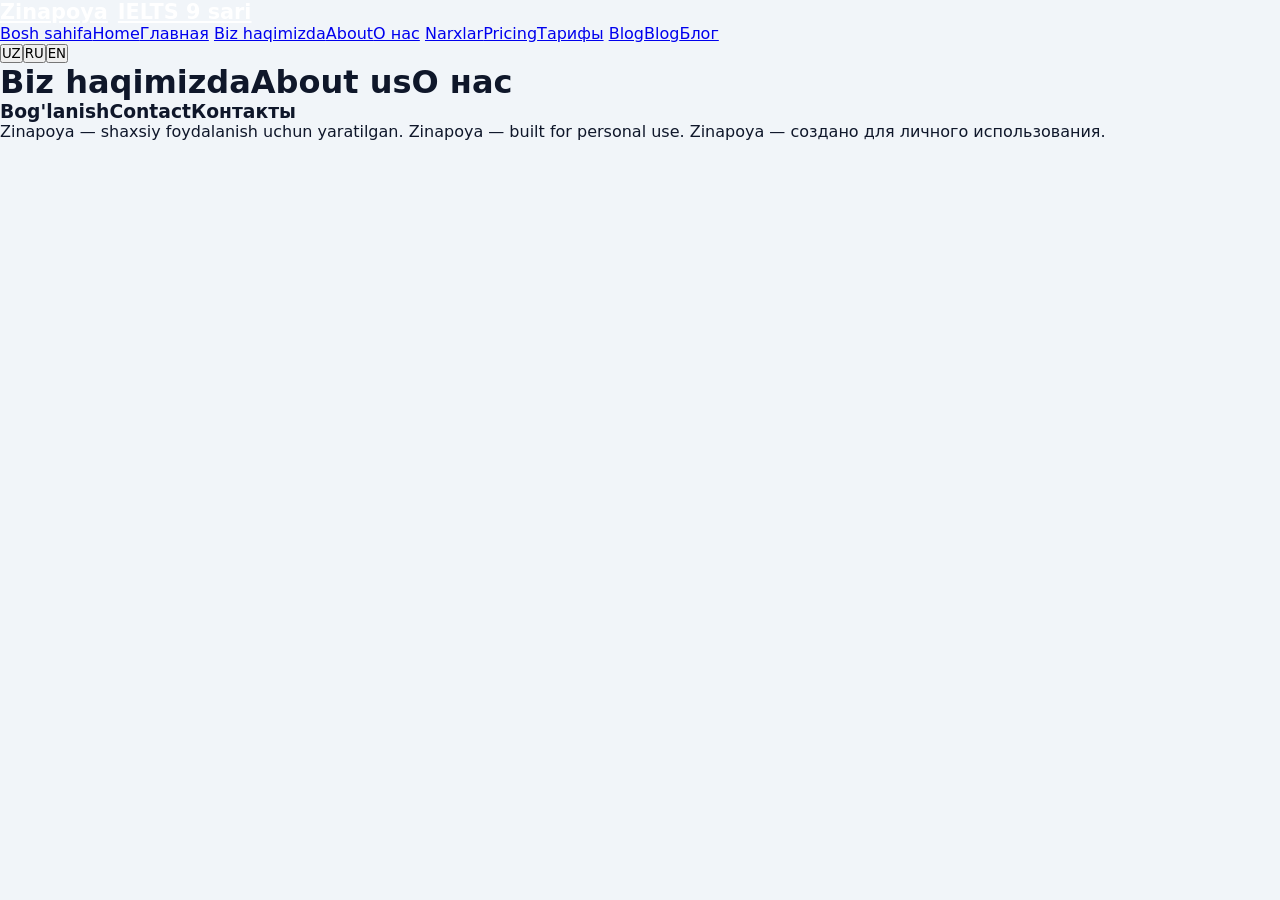
<file: about.html>
<!DOCTYPE html>
<html lang="uz">
<head>
<meta charset="UTF-8">
<meta name="viewport" content="width=device-width, initial-scale=1">
<title>Biz haqimizda — Zinapoya</title>
<link rel="preconnect" href="https://fonts.googleapis.com">
<link href="https://fonts.googleapis.com/css2?family=Fraunces:wght@400;600;700&family=Inter:wght@400;500;600;700&display=swap" rel="stylesheet">
<link rel="stylesheet" href="styles.css">
</head>
<body data-lang="uz">
<header class="top">
  <div class="top-inner">
    <a class="brand" href="index.html"><span class="mark">Zinapoya</span><span class="sub">IELTS 9 sari</span></a>
    <nav class="tabs">
      <a href="index.html"><span class="tag-uz">Bosh sahifa</span><span class="tag-en">Home</span><span class="tag-ru">Главная</span></a>
      <a href="about.html"><span class="tag-uz">Biz haqimizda</span><span class="tag-en">About</span><span class="tag-ru">О нас</span></a>
      <a href="pricing.html"><span class="tag-uz">Narxlar</span><span class="tag-en">Pricing</span><span class="tag-ru">Тарифы</span></a>
      <a href="blog.html"><span class="tag-uz">Blog</span><span class="tag-en">Blog</span><span class="tag-ru">Блог</span></a>
    </nav>
    <div class="langtoggle">
      <button data-l="uz">UZ</button><button data-l="ru">RU</button><button data-l="en">EN</button>
    </div>
  </div>
</header>
<main>
  <h1><span class="tag-uz">Biz haqimizda</span><span class="tag-en">About us</span><span class="tag-ru">О нас</span></h1>
  <div class="card">
    <p id="aboutText" class="muted" style="font-size:1.05rem;"></p>
  </div>
  <div class="divider"></div>
  <div class="card">
    <h3><span class="tag-uz">Bog'lanish</span><span class="tag-en">Contact</span><span class="tag-ru">Контакты</span></h3>
    <p class="muted" id="contactLine"></p>
  </div>
</main>
<footer>
  <span class="tag-uz">Zinapoya — shaxsiy foydalanish uchun yaratilgan.</span>
  <span class="tag-en">Zinapoya — built for personal use.</span>
  <span class="tag-ru">Zinapoya — создано для личного использования.</span>
</footer>
<script src="site.js"></script>
<script>
wireLangToggle();
markActiveNav();
loadContent().then(content=>{
  function render(){
    document.getElementById('aboutText').textContent = L3(content.about.uz, content.about.ru, content.about.en);
    const email = content.site.contact_email || '';
    const tg = content.site.telegram || '';
    document.getElementById('contactLine').innerHTML = `Email: <a href="mailto:${email}">${email}</a>` + (tg?` &nbsp;·&nbsp; Telegram: <a href="${tg}" target="_blank" rel="noopener">${tg}</a>`:'');
  }
  render();
  document.querySelectorAll('.langtoggle button').forEach(b=>b.addEventListener('click', render));
});
</script>
</body>
</html>
</file>
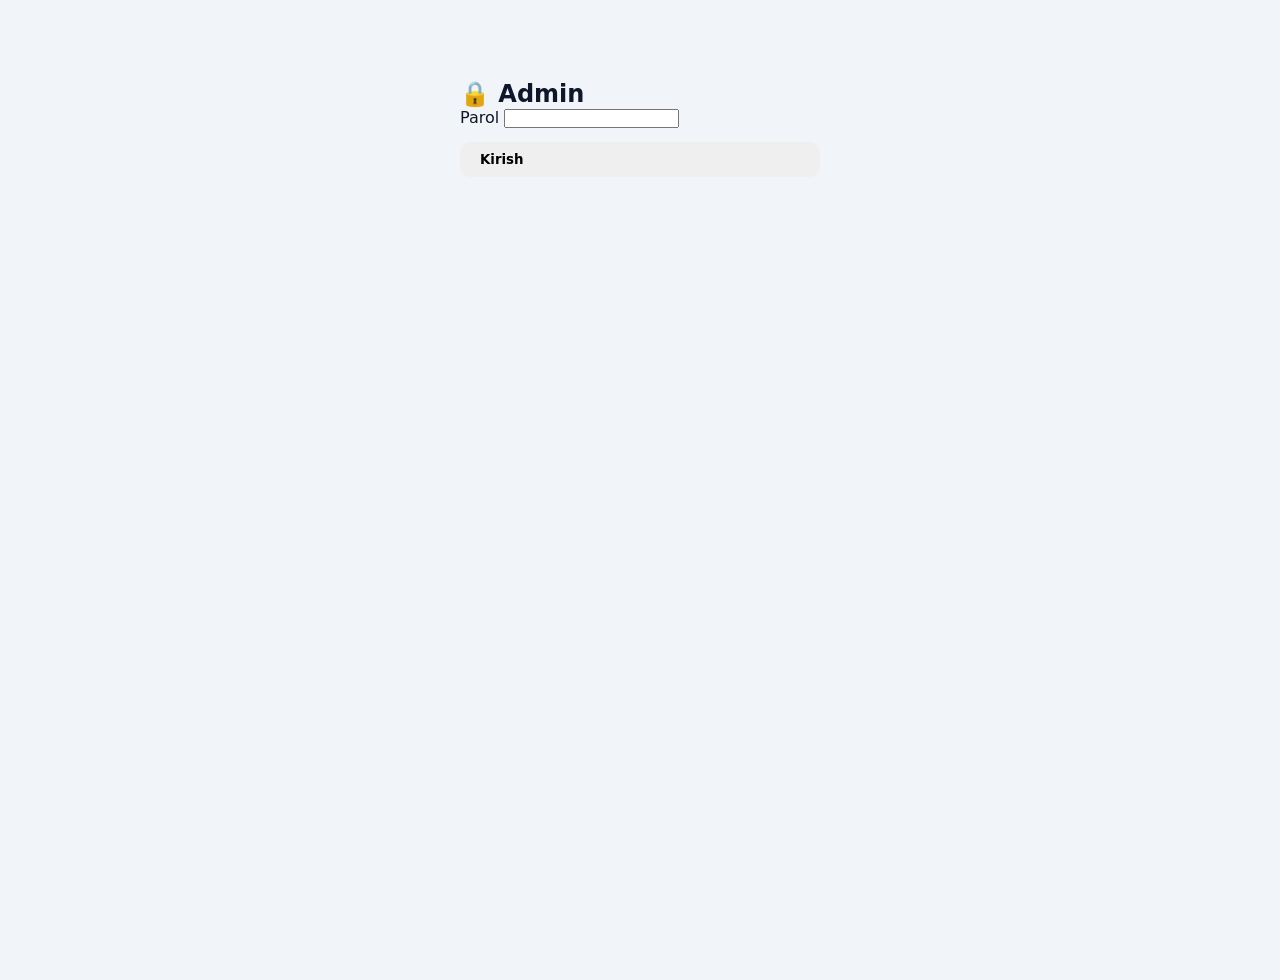
<file: admin.html>
<!DOCTYPE html>
<html lang="uz">
<head>
<meta charset="UTF-8">
<meta name="viewport" content="width=device-width, initial-scale=1">
<title>Admin — Zinapoya</title>
<meta name="robots" content="noindex, nofollow">
<link rel="preconnect" href="https://fonts.googleapis.com">
<link href="https://fonts.googleapis.com/css2?family=Fraunces:wght@400;600;700&family=Inter:wght@400;500;600;700&display=swap" rel="stylesheet">
<link rel="stylesheet" href="styles.css">
<style>
.adm-tabs{display:flex; gap:6px; flex-wrap:wrap; margin-bottom:20px;}
.adm-tabs button{background:var(--bg-2); border:1px solid var(--line); padding:8px 14px; border-radius:999px; font-size:.85rem; cursor:pointer; color:var(--ink-soft);}
.adm-tabs button.active{background:var(--teal); color:#fff; border-color:var(--teal);}
.adm-view{display:none;}
.adm-view.active{display:block;}
.item-row{border:1px solid var(--line); border-radius:var(--radius-m); padding:16px; margin-bottom:14px; background:var(--bg-2);}
.item-row .rowhead{display:flex; justify-content:space-between; align-items:center; gap:10px;}
.mini{font-size:.78rem; color:var(--ink-soft);}
.warn{border:1px solid var(--gold); background:var(--gold-soft); border-radius:var(--radius-m); padding:14px; font-size:.88rem; color:var(--teal-deep);}
#gate{max-width:360px; margin:80px auto;}
</style>
</head>
<body data-lang="uz">

<div id="gate">
  <div class="card">
    <h2>🔒 Admin</h2>
    <p class="muted mini" id="gateHint"></p>
    <label class="formlabel">Parol</label>
    <input type="password" id="pwInput">
    <button class="btn" style="margin-top:14px; width:100%;" onclick="tryLogin()">Kirish</button>
    <p class="mini" id="gateMsg" style="color:var(--danger);"></p>
  </div>
</div>

<div id="adminApp" style="display:none;">
<header class="top">
  <div class="top-inner">
    <a class="brand" href="index.html"><span class="mark">Zinapoya</span><span class="sub">Admin panel</span></a>
    <div style="margin-left:auto; display:flex; gap:10px;">
      <button class="btn ghost small" onclick="logout()">Chiqish</button>
    </div>
  </div>
</header>
<main>
  <div class="warn" style="margin-bottom:20px;">
    ⚠️ Bu admin panel hozircha faqat <b>shu brauzeringizda</b> ishlaydi (statik sayt, backend yo'q). O'zgarishlar avtomatik ravishda barcha tashrif buyuruvchilarga ko'rinmaydi — pastdagi <b>"content.json ni yuklab olish"</b> tugmasi bilan faylni eksport qiling, uni loyihangizdagi <code>content.json</code> fayli o'rniga qo'ying va GitHub'ga qayta joylang (push qiling). Shundagina o'zgarishlar barcha foydalanuvchilar uchun ko'rinadi.
  </div>

  <div class="adm-tabs" id="admTabs">
    <button data-v="about" class="active">Sayt / Biz haqimizda</button>
    <button data-v="pricing">Narxlar</button>
    <button data-v="blog">Blog</button>
    <button data-v="students">Foydalanuvchilar</button>
    <button data-v="payments">To'lovlar</button>
    <button data-v="export">Export / Import</button>
  </div>

  <div class="adm-view active" id="adm-about">
    <div class="card">
      <h3>Sayt nomi va aloqa</h3>
      <label class="formlabel">Sayt nomi</label>
      <input type="text" id="f_sitename">
      <label class="formlabel">Email</label>
      <input type="text" id="f_email">
      <label class="formlabel">Telegram havolasi</label>
      <input type="text" id="f_telegram">
    </div>
    <div class="card" style="margin-top:16px;">
      <h3>"Biz haqimizda" matni</h3>
      <label class="formlabel">O'zbekcha</label>
      <textarea id="f_about_uz"></textarea>
      <label class="formlabel">Русский</label>
      <textarea id="f_about_ru"></textarea>
      <label class="formlabel">English</label>
      <textarea id="f_about_en"></textarea>
    </div>
    <button class="btn" style="margin-top:16px;" onclick="saveAbout()">Saqlash</button>
    <span class="mini" id="aboutSavedMsg"></span>
  </div>

  <div class="adm-view" id="adm-pricing">
    <div id="pricingList"></div>
    <button class="btn ghost" onclick="addPlan()">+ Yangi tarif qo'shish</button>
  </div>

  <div class="adm-view" id="adm-blog">
    <div id="blogList"></div>
    <button class="btn ghost" onclick="addPost()">+ Yangi maqola qo'shish</button>
  </div>

  <div class="adm-view" id="adm-students">
    <div class="warn">Bu bo'lim faqat <b>shu brauzerdagi</b> ma'lumotlarni ko'rsatadi (masalan, sizning o'z test natijangiz). Chunki sayt hozircha backend/ma'lumotlar bazasiga ulanmagan, haqiqiy o'quvchilarning progressini markazlashtirilgan holda ko'rish uchun keyinchalik server (masalan, Firebase yoki Supabase) qo'shish kerak bo'ladi.</div>
    <div class="card" style="margin-top:16px;" id="localStatsCard"></div>
  </div>

  <div class="adm-view" id="adm-payments">
    <div class="warn">To'lov tizimi hozircha ulanmagan. Tayyor bo'lganingizda, bu yerga Payme yoki Click "merchant ID" larini kiritish, yoki Stripe kabi xalqaro tizim uchun havola qo'shish mumkin bo'ladi — lekin buning uchun avval saytga backend (server) qo'shish kerak, chunki xavfsiz to'lovni faqat statik HTML orqali amalga oshirib bo'lmaydi.</div>
    <div class="card" style="margin-top:16px;">
      <label class="formlabel">Payme merchant ID (keyinroq)</label>
      <input type="text" placeholder="hozircha bo'sh qoldiring" disabled>
      <label class="formlabel">Click merchant ID (keyinroq)</label>
      <input type="text" placeholder="hozircha bo'sh qoldiring" disabled>
    </div>
  </div>

  <div class="adm-view" id="adm-export">
    <div class="card">
      <h3>content.json ni yuklab olish</h3>
      <p class="muted mini">Barcha o'zgarishlaringizni (sayt matni, narxlar, blog) bitta faylga eksport qiling, keyin uni loyihadagi content.json fayli o'rniga qo'yib, GitHub'ga push qiling.</p>
      <button class="btn" onclick="exportJson()">⬇ content.json yuklab olish</button>
    </div>
    <div class="card" style="margin-top:16px;">
      <h3>content.json ni import qilish</h3>
      <p class="muted mini">Agar avvalgi content.json faylingiz bo'lsa, shu yerga joylashtiring va "Import qilish" tugmasini bosing.</p>
      <textarea id="importArea" placeholder="JSON matnini shu yerga joylashtiring..."></textarea>
      <button class="btn ghost" style="margin-top:10px;" onclick="importJson()">Import qilish</button>
      <span class="mini" id="importMsg"></span>
    </div>
    <div class="card" style="margin-top:16px;">
      <h3>Boshlang'ich holatga qaytarish</h3>
      <button class="btn danger" onclick="resetContent()">Barcha kontentni boshlang'ich holatga qaytarish</button>
    </div>
  </div>

</main>
</div>

<script src="site.js"></script>
<script>
const PW_KEY = 'zinapoya_admin_pw';
function tryLogin(){
  const stored = localStorage.getItem(PW_KEY);
  const val = document.getElementById('pwInput').value;
  if(!stored){
    if(val.length < 4){ document.getElementById('gateMsg').textContent = "Parol kamida 4 belgidan iborat bo'lsin."; return; }
    localStorage.setItem(PW_KEY, val);
    openAdmin();
    return;
  }
  if(val === stored){ openAdmin(); }
  else{ document.getElementById('gateMsg').textContent = "Parol noto'g'ri."; }
}
function logout(){ document.getElementById('adminApp').style.display='none'; document.getElementById('gate').style.display='block'; document.getElementById('pwInput').value=''; }
function openAdmin(){
  document.getElementById('gate').style.display='none';
  document.getElementById('adminApp').style.display='block';
  initAdmin();
}
(function initGate(){
  const stored = localStorage.getItem(PW_KEY);
  document.getElementById('gateHint').textContent = stored
    ? "Davom etish uchun parolingizni kiriting."
    : "Birinchi marta kiryapsiz — o'zingizga parol o'rnating (buni eslab qoling, faqat shu brauzerda saqlanadi).";
})();

let CONTENT = null;

function switchAdmView(v){
  document.querySelectorAll('.adm-view').forEach(el=>el.classList.remove('active'));
  document.getElementById('adm-'+v).classList.add('active');
  document.querySelectorAll('#admTabs button').forEach(b=>b.classList.toggle('active', b.dataset.v===v));
}
document.getElementById('admTabs').addEventListener('click', e=>{
  const b = e.target.closest('button[data-v]');
  if(b) switchAdmView(b.dataset.v);
});

async function initAdmin(){
  CONTENT = await loadContent();
  fillAboutForm();
  renderPricingAdmin();
  renderBlogAdmin();
  renderLocalStats();
}

function fillAboutForm(){
  document.getElementById('f_sitename').value = CONTENT.site.name || '';
  document.getElementById('f_email').value = CONTENT.site.contact_email || '';
  document.getElementById('f_telegram').value = CONTENT.site.telegram || '';
  document.getElementById('f_about_uz').value = CONTENT.about.uz || '';
  document.getElementById('f_about_ru').value = CONTENT.about.ru || '';
  document.getElementById('f_about_en').value = CONTENT.about.en || '';
}
function saveAbout(){
  CONTENT.site.name = document.getElementById('f_sitename').value;
  CONTENT.site.contact_email = document.getElementById('f_email').value;
  CONTENT.site.telegram = document.getElementById('f_telegram').value;
  CONTENT.about.uz = document.getElementById('f_about_uz').value;
  CONTENT.about.ru = document.getElementById('f_about_ru').value;
  CONTENT.about.en = document.getElementById('f_about_en').value;
  saveContent(CONTENT);
  document.getElementById('aboutSavedMsg').textContent = '✓ Saqlandi';
  setTimeout(()=>document.getElementById('aboutSavedMsg').textContent='', 2000);
}

function renderPricingAdmin(){
  document.getElementById('pricingList').innerHTML = (CONTENT.pricing||[]).map((p,i)=>`
    <div class="item-row">
      <div class="rowhead"><b>${p.name_uz || '(nomsiz)'}</b>
        <div>
          <label style="font-size:.8rem;"><input type="checkbox" ${p.highlighted?'checked':''} onchange="setPlanField(${i},'highlighted',this.checked)"> tavsiya etiladi</label>
          <button class="btn danger small" onclick="removePlan(${i})">O'chirish</button>
        </div>
      </div>
      <div class="grid cols-3" style="margin-top:10px;">
        <div><label class="formlabel">Nomi (UZ)</label><input type="text" value="${escapeAttr(p.name_uz)}" oninput="setPlanField(${i},'name_uz',this.value)"></div>
        <div><label class="formlabel">Nomi (RU)</label><input type="text" value="${escapeAttr(p.name_ru)}" oninput="setPlanField(${i},'name_ru',this.value)"></div>
        <div><label class="formlabel">Nomi (EN)</label><input type="text" value="${escapeAttr(p.name_en)}" oninput="setPlanField(${i},'name_en',this.value)"></div>
      </div>
      <label class="formlabel">Narxi (masalan: 99 000 so'm / mo.)</label>
      <input type="text" value="${escapeAttr(p.price)}" oninput="setPlanField(${i},'price',this.value)">
      <div class="grid cols-3" style="margin-top:10px;">
        <div><label class="formlabel">Davr (UZ)</label><input type="text" value="${escapeAttr(p.period_uz)}" oninput="setPlanField(${i},'period_uz',this.value)"></div>
        <div><label class="formlabel">Давр (RU)</label><input type="text" value="${escapeAttr(p.period_ru)}" oninput="setPlanField(${i},'period_ru',this.value)"></div>
        <div><label class="formlabel">Period (EN)</label><input type="text" value="${escapeAttr(p.period_en)}" oninput="setPlanField(${i},'period_en',this.value)"></div>
      </div>
      <div class="grid cols-3" style="margin-top:10px;">
        <div><label class="formlabel">Xususiyatlar (UZ, har birini yangi qatordan)</label><textarea oninput="setPlanFeatures(${i},'features_uz',this.value)">${(p.features_uz||[]).join('\\n')}</textarea></div>
        <div><label class="formlabel">Особенности (RU)</label><textarea oninput="setPlanFeatures(${i},'features_ru',this.value)">${(p.features_ru||[]).join('\\n')}</textarea></div>
        <div><label class="formlabel">Features (EN)</label><textarea oninput="setPlanFeatures(${i},'features_en',this.value)">${(p.features_en||[]).join('\\n')}</textarea></div>
      </div>
    </div>
  `).join('') || '<p class="muted">Hozircha tariflar yo\\'q.</p>';
}
function setPlanField(i, field, val){ CONTENT.pricing[i][field] = val; saveContent(CONTENT); }
function setPlanFeatures(i, field, val){ CONTENT.pricing[i][field] = val.split('\n').map(s=>s.trim()).filter(Boolean); saveContent(CONTENT); }
function addPlan(){
  CONTENT.pricing = CONTENT.pricing || [];
  CONTENT.pricing.push({id:'plan'+Date.now(), price:'', period_uz:'oyiga', period_ru:'в месяц', period_en:'per month', name_uz:'Yangi tarif', name_ru:'Новый тариф', name_en:'New plan', highlighted:false, features_uz:[], features_ru:[], features_en:[]});
  saveContent(CONTENT); renderPricingAdmin();
}
function removePlan(i){ if(confirm("O'chirilsinmi?")){ CONTENT.pricing.splice(i,1); saveContent(CONTENT); renderPricingAdmin(); } }

function renderBlogAdmin(){
  document.getElementById('blogList').innerHTML = (CONTENT.blog||[]).map((p,i)=>`
    <div class="item-row">
      <div class="rowhead"><b>${p.title_uz || '(nomsiz)'}</b><button class="btn danger small" onclick="removePost(${i})">O'chirish</button></div>
      <label class="formlabel">Sana</label>
      <input type="text" value="${escapeAttr(p.date)}" oninput="setPostField(${i},'date',this.value)">
      <div class="grid cols-3" style="margin-top:10px;">
        <div><label class="formlabel">Sarlavha (UZ)</label><input type="text" value="${escapeAttr(p.title_uz)}" oninput="setPostField(${i},'title_uz',this.value)"></div>
        <div><label class="formlabel">Заголовок (RU)</label><input type="text" value="${escapeAttr(p.title_ru)}" oninput="setPostField(${i},'title_ru',this.value)"></div>
        <div><label class="formlabel">Title (EN)</label><input type="text" value="${escapeAttr(p.title_en)}" oninput="setPostField(${i},'title_en',this.value)"></div>
      </div>
      <div class="grid cols-3" style="margin-top:10px;">
        <div><label class="formlabel">Qisqa matn (UZ)</label><textarea oninput="setPostField(${i},'excerpt_uz',this.value)">${p.excerpt_uz||''}</textarea></div>
        <div><label class="formlabel">Краткое (RU)</label><textarea oninput="setPostField(${i},'excerpt_ru',this.value)">${p.excerpt_ru||''}</textarea></div>
        <div><label class="formlabel">Excerpt (EN)</label><textarea oninput="setPostField(${i},'excerpt_en',this.value)">${p.excerpt_en||''}</textarea></div>
      </div>
      <div class="grid cols-3" style="margin-top:10px;">
        <div><label class="formlabel">To'liq matn (UZ)</label><textarea oninput="setPostField(${i},'body_uz',this.value)">${p.body_uz||''}</textarea></div>
        <div><label class="formlabel">Полный текст (RU)</label><textarea oninput="setPostField(${i},'body_ru',this.value)">${p.body_ru||''}</textarea></div>
        <div><label class="formlabel">Body (EN)</label><textarea oninput="setPostField(${i},'body_en',this.value)">${p.body_en||''}</textarea></div>
      </div>
    </div>
  `).join('') || '<p class="muted">Hozircha maqolalar yo\\'q.</p>';
}
function setPostField(i, field, val){ CONTENT.blog[i][field] = val; saveContent(CONTENT); }
function addPost(){
  CONTENT.blog = CONTENT.blog || [];
  const today = new Date().toISOString().slice(0,10);
  CONTENT.blog.push({id:'post'+Date.now(), date:today, title_uz:'Yangi maqola', title_ru:'Новая статья', title_en:'New post', excerpt_uz:'', excerpt_ru:'', excerpt_en:'', body_uz:'', body_ru:'', body_en:''});
  saveContent(CONTENT); renderBlogAdmin();
}
function removePost(i){ if(confirm("O'chirilsinmi?")){ CONTENT.blog.splice(i,1); saveContent(CONTENT); renderBlogAdmin(); } }

function renderLocalStats(){
  const box = document.getElementById('localStatsCard');
  try{
    const raw = localStorage.getItem('zinapoya_state_v1');
    if(!raw){ box.innerHTML = '<p class="muted">Shu brauzerda hali test/mashq natijalari topilmadi.</p>'; return; }
    const s = JSON.parse(raw);
    const g = Object.values(s.grammar||{}).filter(x=>x.done).length;
    const v = Object.keys(s.vocab||{}).length;
    box.innerHTML = `
      <p><b>Daraja (band):</b> ${s.band || '—'}</p>
      <p><b>Tugatilgan grammatika bo'limlari:</b> ${g}</p>
      <p><b>O'rganilgan lug'at mavzulari:</b> ${v}</p>
      <p><b>Eng yaxshi aralash test natijasi:</b> ${s.hwTestBest!=null? s.hwTestBest+'/10' : '—'}</p>`;
  }catch(e){ box.innerHTML = '<p class="muted">Ma\\'lumotni o\\'qib bo\\'lmadi.</p>'; }
}

function exportJson(){
  const blob = new Blob([JSON.stringify(CONTENT, null, 2)], {type:'application/json'});
  const url = URL.createObjectURL(blob);
  const a = document.createElement('a');
  a.href = url; a.download = 'content.json';
  document.body.appendChild(a); a.click(); document.body.removeChild(a);
  URL.revokeObjectURL(url);
}
function importJson(){
  try{
    const val = document.getElementById('importArea').value;
    const parsed = JSON.parse(val);
    CONTENT = parsed;
    saveContent(CONTENT);
    fillAboutForm(); renderPricingAdmin(); renderBlogAdmin();
    document.getElementById('importMsg').textContent = '✓ Import qilindi';
  }catch(e){
    document.getElementById('importMsg').textContent = "JSON noto'g'ri formatda.";
  }
}
function resetContent(){
  if(confirm("Butun kontent boshlang'ich holatga qaytariladi. Davom etasizmi?")){
    localStorage.removeItem(CONTENT_KEY);
    location.reload();
  }
}
function escapeAttr(s){ return (s||'').replace(/"/g,'&quot;'); }
</script>
</body>
</html>
</file>
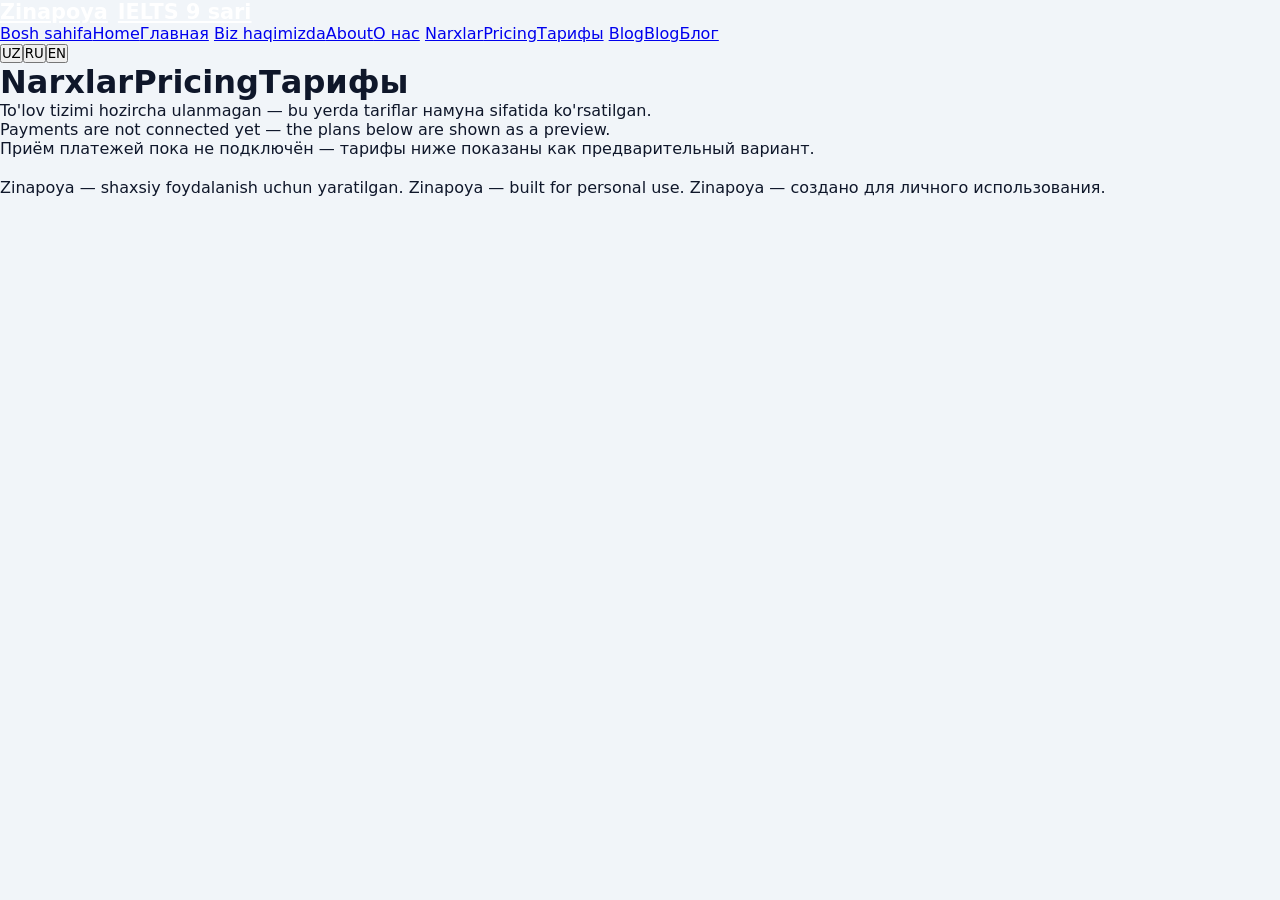
<file: pricing.html>
<!DOCTYPE html>
<html lang="uz">
<head>
<meta charset="UTF-8">
<meta name="viewport" content="width=device-width, initial-scale=1">
<title>Narxlar — Zinapoya</title>
<link rel="preconnect" href="https://fonts.googleapis.com">
<link href="https://fonts.googleapis.com/css2?family=Fraunces:wght@400;600;700&family=Inter:wght@400;500;600;700&display=swap" rel="stylesheet">
<link rel="stylesheet" href="styles.css">
</head>
<body data-lang="uz">
<header class="top">
  <div class="top-inner">
    <a class="brand" href="index.html"><span class="mark">Zinapoya</span><span class="sub">IELTS 9 sari</span></a>
    <nav class="tabs">
      <a href="index.html"><span class="tag-uz">Bosh sahifa</span><span class="tag-en">Home</span><span class="tag-ru">Главная</span></a>
      <a href="about.html"><span class="tag-uz">Biz haqimizda</span><span class="tag-en">About</span><span class="tag-ru">О нас</span></a>
      <a href="pricing.html"><span class="tag-uz">Narxlar</span><span class="tag-en">Pricing</span><span class="tag-ru">Тарифы</span></a>
      <a href="blog.html"><span class="tag-uz">Blog</span><span class="tag-en">Blog</span><span class="tag-ru">Блог</span></a>
    </nav>
    <div class="langtoggle">
      <button data-l="uz">UZ</button><button data-l="ru">RU</button><button data-l="en">EN</button>
    </div>
  </div>
</header>
<main>
  <h1><span class="tag-uz">Narxlar</span><span class="tag-en">Pricing</span><span class="tag-ru">Тарифы</span></h1>
  <p class="muted tag-uz">To'lov tizimi hozircha ulanmagan — bu yerda tariflar намуна sifatida ko'rsatilgan.</p>
  <p class="muted tag-en">Payments are not connected yet — the plans below are shown as a preview.</p>
  <p class="muted tag-ru">Приём платежей пока не подключён — тарифы ниже показаны как предварительный вариант.</p>
  <div class="grid cols-3" id="plans" style="margin-top:20px;"></div>
</main>
<footer>
  <span class="tag-uz">Zinapoya — shaxsiy foydalanish uchun yaratilgan.</span>
  <span class="tag-en">Zinapoya — built for personal use.</span>
  <span class="tag-ru">Zinapoya — создано для личного использования.</span>
</footer>
<script src="site.js"></script>
<script>
wireLangToggle();
markActiveNav();
loadContent().then(content=>{
  function render(){
    document.getElementById('plans').innerHTML = (content.pricing||[]).map(p=>`
      <div class="price-card ${p.highlighted?'highlight':''}">
        ${p.highlighted?'<span class="pill">'+L3('Tavsiya etiladi','Рекомендуем','Recommended')+'</span>':''}
        <h3>${L3(p.name_uz,p.name_ru,p.name_en)}</h3>
        <div class="amount">${p.price}</div>
        <div class="muted" style="font-size:.85rem;">${L3(p.period_uz,p.period_ru,p.period_en)}</div>
        <ul>${(L3(p.features_uz,p.features_ru,p.features_en)||[]).map(f=>`<li>${f}</li>`).join('')}</ul>
        <a class="btn ${p.highlighted?'':'ghost'}" href="about.html#contact">${L3('Bog\\'lanish','Связаться','Contact us')}</a>
      </div>`).join('') || `<p class="muted">${L3('Hozircha tariflar qo\\'shilmagan.','Тарифы пока не добавлены.','No plans added yet.')}</p>`;
  }
  render();
  document.querySelectorAll('.langtoggle button').forEach(b=>b.addEventListener('click', render));
});
</script>
</body>
</html>
</file>
<file: styles.css>
:root {
    --bg-base: #f1f5f9;
    --bg-surface: #ffffff;
    --sidebar-bg: #0f172a;
    --sidebar-text: #94a3b8;
    
    --text-main: #0f172a;
    --text-muted: #64748b;
    --border-line: #e2e8f0;
    
    --primary: #3b82f6;
    --primary-dark: #1d4ed8;
    --accent-green: #10b981;
    --accent-yellow: #f59e0b;
    --accent-purple: #8b5cf6;
    
    --radius-lg: 16px;
    --radius-md: 10px;
    --shadow-sm: 0 4px 6px -1px rgba(0,0,0,0.05);
    --shadow-lg: 0 10px 25px -5px rgba(0,0,0,0.1);
}

[data-theme="dark"] {
    --bg-base: #090d16;
    --bg-surface: #131c2e;
    --sidebar-bg: #030712;
    --text-main: #f8fafc;
    --text-muted: #94a3b8;
    --border-line: #1e293b;
}

* { box-sizing: border-box; margin: 0; padding: 0; font-family: 'Segoe UI', system-ui, sans-serif; }

body { background: var(--bg-base); color: var(--text-main); overflow: hidden; height: 100vh; }

/* Layout Structure */
.app-layout { display: flex; width: 100vw; height: 100vh; }

/* Sidebar UI */
.sidebar {
    width: 260px;
    background: var(--sidebar-bg);
    color: var(--sidebar-text);
    display: flex;
    flex-direction: column;
    transition: 0.3s;
    z-index: 100;
}

.sidebar-header {
    padding: 24px;
    display: flex;
    justify-content: space-between;
    align-items: center;
}

.brand { font-size: 1.3rem; font-weight: 800; color: #fff; display: flex; align-items: center; gap: 10px; }
.brand i { color: var(--primary); }
.brand b { color: var(--primary); }

.user-mini-profile {
    margin: 0 16px 20px;
    padding: 12px;
    background: rgba(255,255,255,0.05);
    border-radius: var(--radius-md);
    display: flex;
    align-items: center;
    gap: 12px;
}

.avatar { width: 40px; height: 40px; background: var(--primary); color: #fff; font-weight: bold; border-radius: 50%; display: grid; place-items: center; }
.info h4 { color: #fff; font-size: 0.9rem; }
.badge { font-size: 0.7rem; background: rgba(59, 130, 246, 0.2); color: var(--primary); padding: 2px 8px; border-radius: 12px; }

.side-menu { display: flex; flex-direction: column; gap: 4px; padding: 0 12px; flex: 1; }
.menu-item {
    display: flex;
    align-items: center;
    gap: 12px;
    padding: 12px 16px;
    color: var(--sidebar-text);
    text-decoration: none;
    border-radius: var(--radius-md);
    font-weight: 500;
    transition: 0.2s;
}

.menu-item:hover, .menu-item.active { background: var(--primary); color: #fff; }

.sidebar-footer { padding: 16px; border-top: 1px solid rgba(255,255,255,0.1); }
.theme-toggle { background: transparent; border: none; color: var(--sidebar-text); cursor: pointer; display: flex; align-items: center; gap: 10px; font-weight: 600; }

/* Main Content Area */
.content-viewport { flex: 1; display: flex; flex-direction: column; overflow: hidden; }

.top-bar {
    height: 65px;
    background: var(--bg-surface);
    border-bottom: 1px solid var(--border-line);
    display: flex;
    align-items: center;
    justify-content: space-between;
    padding: 0 24px;
}

.top-bar-title { font-size: 1.2rem; font-weight: 700; }
.top-bar-actions { display: flex; align-items: center; gap: 15px; }
.streak-badge { background: #fef3c7; color: #b45309; padding: 6px 12px; border-radius: 20px; font-weight: 700; font-size: 0.85rem; display: flex; align-items: center; gap: 6px; }

.views-wrapper { flex: 1; padding: 24px; overflow-y: auto; }
.view-page { display: none; }
.view-page.active-view { display: block; }

/* Dashboard Cards */
.dashboard-grid { display: grid; grid-template-columns: repeat(auto-fit, minmax(220px, 1fr)); gap: 20px; }
.stat-card { background: var(--bg-surface); padding: 20px; border-radius: var(--radius-lg); border: 1px solid var(--border-line); display: flex; align-items: center; gap: 16px; box-shadow: var(--shadow-sm); }
.stat-icon { width: 50px; height: 50px; border-radius: 12px; display: grid; place-items: center; font-size: 1.4rem; }
.stat-icon.blue { background: rgba(59, 130, 246, 0.1); color: var(--primary); }
.stat-icon.green { background: rgba(16, 185, 129, 0.1); color: var(--accent-green); }
.stat-icon.yellow { background: rgba(245, 158, 11, 0.1); color: var(--accent-yellow); }

.module-cards-grid { display: grid; grid-template-columns: repeat(auto-fit, minmax(220px, 1fr)); gap: 20px; margin-top: 15px; }
.module-card { background: var(--bg-surface); border: 1px solid var(--border-line); padding: 24px; border-radius: var(--radius-lg); cursor: pointer; transition: 0.3s; }
.module-card:hover { transform: translateY(-4px); box-shadow: var(--shadow-lg); border-color: var(--primary); }
.module-card .icon { font-size: 2rem; color: var(--primary); margin-bottom: 12px; }

/* Writing & Speaking Specifics */
.writing-task-box { background: var(--bg-surface); padding: 20px; border-radius: var(--radius-lg); border: 1px solid var(--border-line); margin-bottom: 20px; }
.task-prompt { font-size: 1.1rem; margin: 10px 0; font-style: italic; color: var(--text-muted); }
.writing-stats { display: flex; gap: 20px; font-weight: 600; color: var(--primary); }

.editor-box textarea { width: 100%; height: 250px; padding: 16px; border-radius: var(--radius-lg); border: 1px solid var(--border-line); background: var(--bg-surface); color: var(--text-main); font-size: 1rem; resize: none; }
.editor-actions { display: flex; justify-content: flex-end; gap: 12px; margin-top: 12px; }

.speaking-card { background: var(--bg-surface); border: 1px solid var(--border-line); border-radius: var(--radius-lg); padding: 40px; text-align: center; max-width: 600px; margin: 0 auto; }
.recorder-wrapper { margin-top: 30px; }
.record-btn { width: 80px; height: 80px; border-radius: 50%; border: none; background: #ef4444; color: #fff; font-size: 2rem; cursor: pointer; transition: 0.3s; box-shadow: 0 0 0 8px rgba(239, 68, 68, 0.2); }
.record-btn.recording { animation: pulse 1.2s infinite; }

/* Buttons */
.btn { padding: 10px 20px; border-radius: var(--radius-md); border: none; font-weight: 600; cursor: pointer; display: inline-flex; align-items: center; gap: 8px; }
.btn-brand { background: var(--primary); color: #fff; }
.btn-secondary { background: var(--border-line); color: var(--text-main); }
.btn-block { width: 100%; justify-content: center; }

/* Onboarding Modal */
.modal-overlay { position: fixed; inset: 0; background: rgba(0,0,0,0.6); backdrop-filter: blur(5px); display: grid; place-items: center; z-index: 1000; }
.modal-card { background: var(--bg-surface); padding: 32px; border-radius: var(--radius-lg); width: 90%; max-width: 480px; }
.grid-3 { display: grid; grid-template-columns: repeat(3, 1fr); gap: 10px; }
.selectable-card { border: 1px solid var(--border-line); padding: 10px; border-radius: var(--radius-md); text-align: center; cursor: pointer; }
.selectable-card input { display: none; }
.selectable-card:has(input:checked) { border-color: var(--primary); background: rgba(59, 130, 246, 0.1); color: var(--primary); font-weight: bold; }
.custom-select { width: 100%; padding: 12px; border-radius: var(--radius-md); border: 1px solid var(--border-line); background: var(--bg-surface); color: var(--text-main); margin-top: 8px; }

/* Mobile Responsive */
.menu-hamburger, .close-sidebar-btn { display: none; background: transparent; border: none; font-size: 1.3rem; color: var(--text-main); cursor: pointer; }

@media (max-width: 768px) {
    .menu-hamburger { display: block; }
    .close-sidebar-btn { display: block; color: #fff; }
    .sidebar { position: fixed; left: -260px; top: 0; bottom: 0; }
    .sidebar.mobile-open { left: 0; }
}

@keyframes pulse { 0% { box-shadow: 0 0 0 0 rgba(239, 68, 68, 0.6); } 100% { box-shadow: 0 0 0 20px rgba(239, 68, 68, 0); } }
</file>
